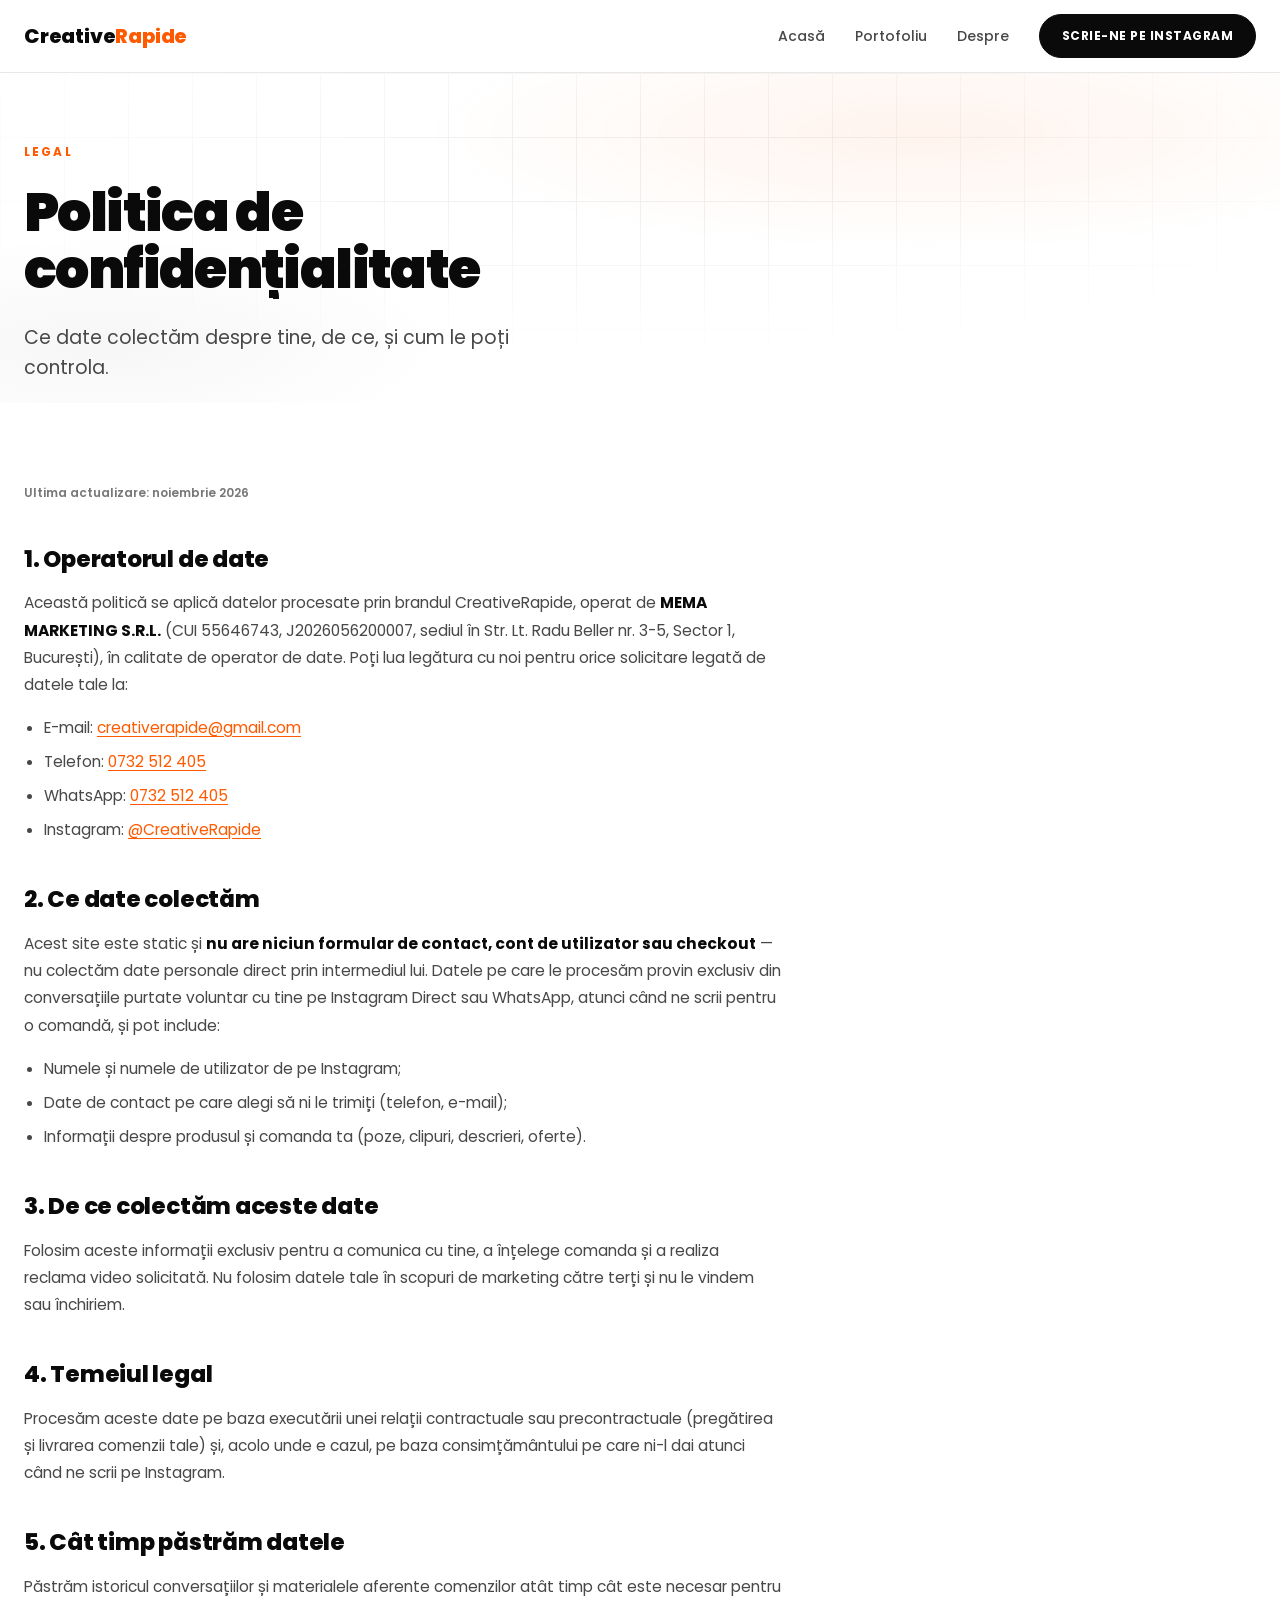
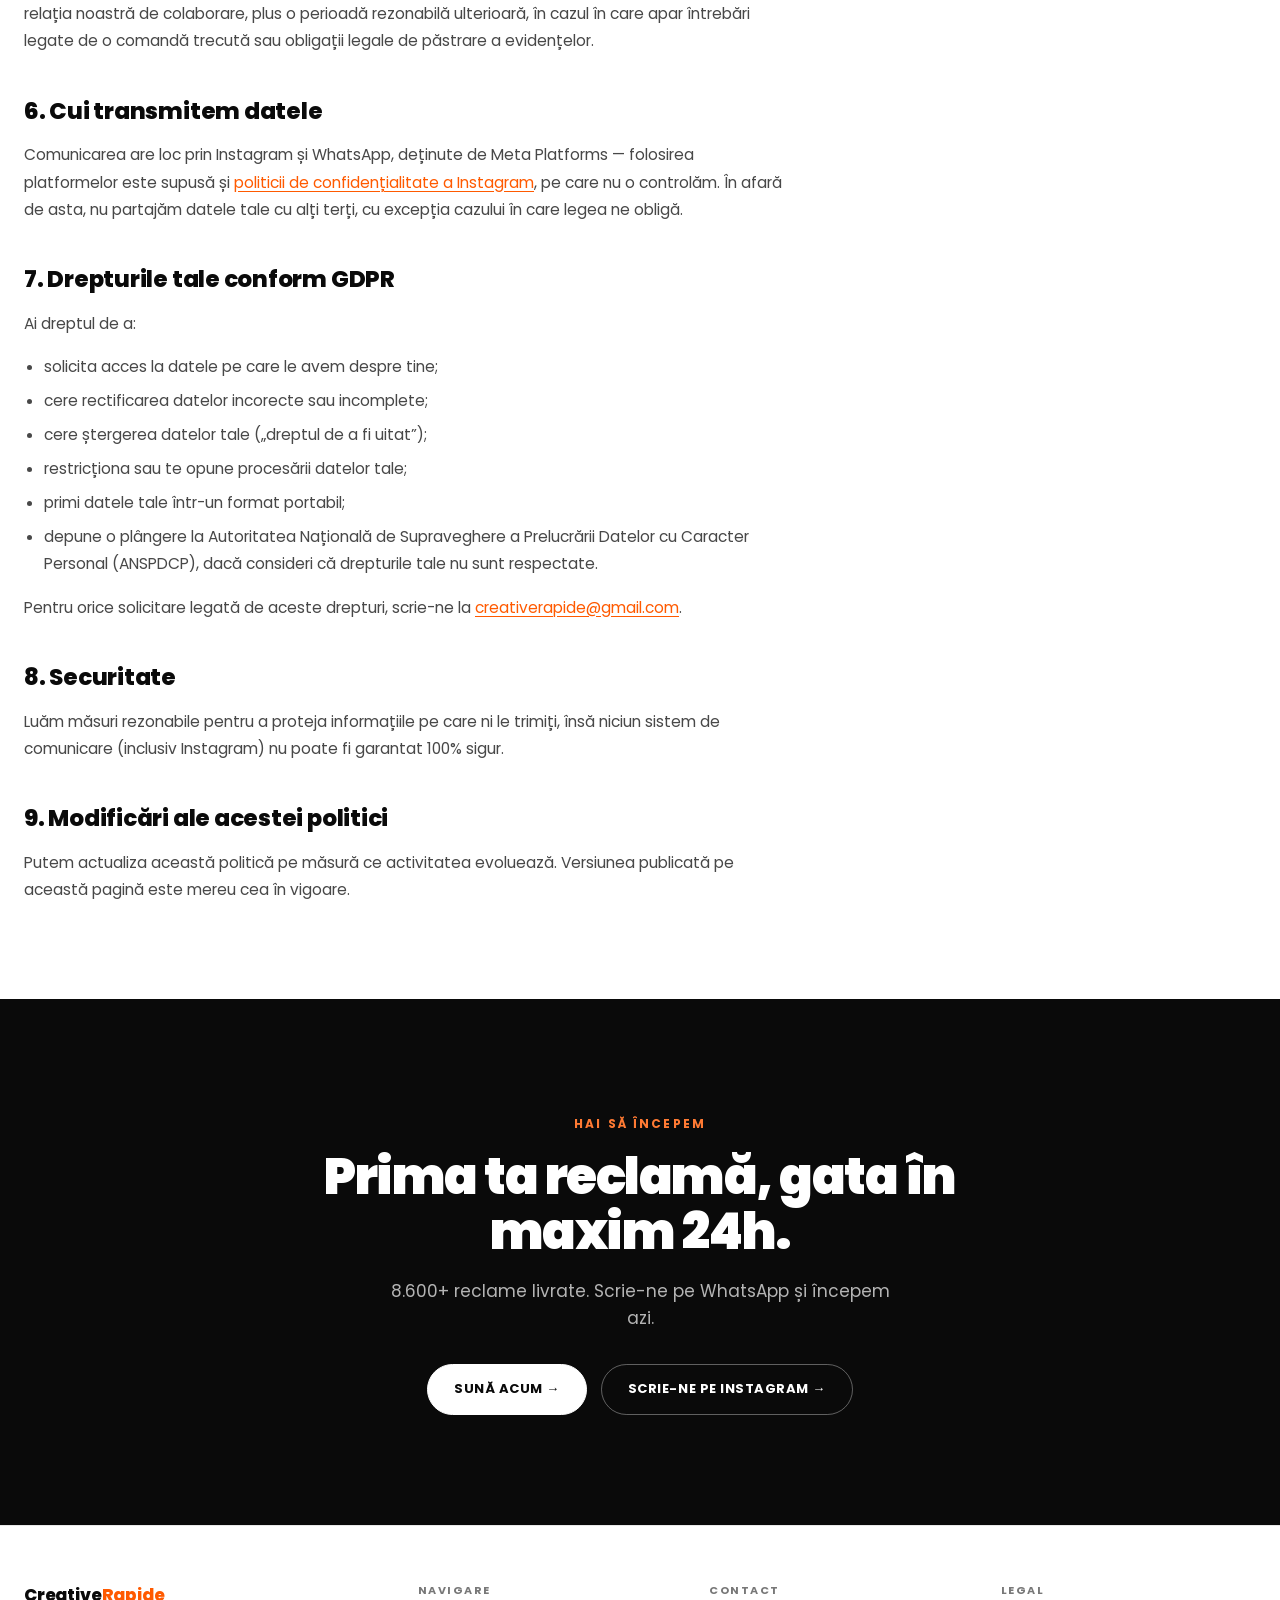
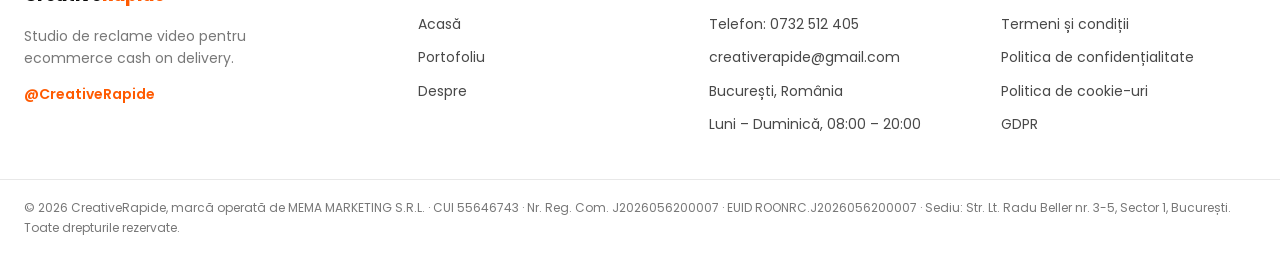
<file: confidentialitate.html>
<!doctype html>
<html lang="ro">
<head>
<meta charset="utf-8">
<meta name="viewport" content="width=device-width, initial-scale=1">
<meta name="color-scheme" content="light">
<title>Politica de confidențialitate — CreativeRapide</title>
<meta name="description" content="Ce date colectăm, de ce, și care sunt drepturile tale conform GDPR.">
<link rel="canonical" href="https://creativerapide.ro/confidentialitate">
<meta property="og:type" content="website">
<meta property="og:locale" content="ro_RO">
<meta property="og:site_name" content="CreativeRapide">
<meta property="og:url" content="https://creativerapide.ro/confidentialitate">
<meta property="og:title" content="Politica de confidențialitate — CreativeRapide">
<meta property="og:description" content="Ce date colectăm, de ce, și care sunt drepturile tale conform GDPR.">
<meta property="og:image" content="https://creativerapide.ro/og-image.png">
<meta property="og:image:width" content="1200">
<meta property="og:image:height" content="630">
<meta name="twitter:card" content="summary_large_image">
<meta name="twitter:title" content="Politica de confidențialitate — CreativeRapide">
<meta name="twitter:description" content="Ce date colectăm, de ce, și care sunt drepturile tale conform GDPR.">
<meta name="twitter:image" content="https://creativerapide.ro/og-image.png">
<link rel="icon" type="image/png" href="favicon.png">
<link rel="preconnect" href="https://fonts.googleapis.com">
<link rel="preconnect" href="https://fonts.gstatic.com" crossorigin>
<link href="https://fonts.googleapis.com/css2?family=Poppins:ital,wght@0,300;0,400;0,500;0,600;0,700;0,800;0,900;1,400&display=swap" rel="stylesheet">
<link rel="stylesheet" href="styles.css">
</head>
<body>

<div class="progress-bar"></div>

<header>
  <div class="wrap nav">
    <a class="brand" href="/home">Creative<b>Rapide</b></a>
    <input type="checkbox" id="nav-toggle" class="nav-toggle">
    <label for="nav-toggle" class="nav-burger" aria-label="Deschide meniul"><span></span><span></span><span></span></label>
    <nav class="nav-links">
      <a href="/home">Acasă</a>
      <a href="/portofoliu">Portofoliu</a>
      <a href="/despre">Despre</a>
      <a class="btn btn-dark" href="https://ig.me/m/CreativeRapide" target="_blank" rel="noopener">Scrie-ne pe Instagram</a>
    </nav>
  </div>
</header>

<!-- INTRO -->
<section class="page-hero">
  <div class="hero-grid-bg" aria-hidden="true"></div>
  <div class="hero-glow" aria-hidden="true"></div>
  <div class="wrap">
    <span class="eyebrow fade-in-up d1">Legal</span>
    <h1 class="split-h1">
      <span class="line"><span class="inner">Politica de</span></span>
      <span class="line"><span class="inner">confidențialitate</span></span>
    </h1>
    <p class="lede fade-in-up d2">Ce date colectăm despre tine, de ce, și cum le poți controla.</p>
  </div>
</section>

<section style="border-top:none">
  <div class="wrap">
    <div class="legal rv">
      <span class="updated">Ultima actualizare: noiembrie 2026</span>

      <h2>1. Operatorul de date</h2>
      <p>Această politică se aplică datelor procesate prin brandul CreativeRapide, operat de <strong>MEMA MARKETING S.R.L.</strong> (CUI 55646743, J2026056200007, sediul în Str. Lt. Radu Beller nr. 3-5, Sector 1, București), în calitate de operator de date. Poți lua legătura cu noi pentru orice solicitare legată de datele tale la:</p>
      <ul>
        <li>E-mail: <a href="mailto:creativerapide@gmail.com">creativerapide@gmail.com</a></li>
        <li>Telefon: <a href="tel:+40732512405">0732 512 405</a></li>
        <li>WhatsApp: <a href="https://wa.me/40732512405" target="_blank" rel="noopener">0732 512 405</a></li>
        <li>Instagram: <a href="https://instagram.com/CreativeRapide" target="_blank" rel="noopener">@CreativeRapide</a></li>
      </ul>

      <h2>2. Ce date colectăm</h2>
      <p>Acest site este static și <strong>nu are niciun formular de contact, cont de utilizator sau checkout</strong> — nu colectăm date personale direct prin intermediul lui. Datele pe care le procesăm provin exclusiv din conversațiile purtate voluntar cu tine pe Instagram Direct sau WhatsApp, atunci când ne scrii pentru o comandă, și pot include:</p>
      <ul>
        <li>Numele și numele de utilizator de pe Instagram;</li>
        <li>Date de contact pe care alegi să ni le trimiți (telefon, e-mail);</li>
        <li>Informații despre produsul și comanda ta (poze, clipuri, descrieri, oferte).</li>
      </ul>

      <h2>3. De ce colectăm aceste date</h2>
      <p>Folosim aceste informații exclusiv pentru a comunica cu tine, a înțelege comanda și a realiza reclama video solicitată. Nu folosim datele tale în scopuri de marketing către terți și nu le vindem sau închiriem.</p>

      <h2>4. Temeiul legal</h2>
      <p>Procesăm aceste date pe baza executării unei relații contractuale sau precontractuale (pregătirea și livrarea comenzii tale) și, acolo unde e cazul, pe baza consimțământului pe care ni-l dai atunci când ne scrii pe Instagram.</p>

      <h2>5. Cât timp păstrăm datele</h2>
      <p>Păstrăm istoricul conversațiilor și materialele aferente comenzilor atât timp cât este necesar pentru relația noastră de colaborare, plus o perioadă rezonabilă ulterioară, în cazul în care apar întrebări legate de o comandă trecută sau obligații legale de păstrare a evidențelor.</p>

      <h2>6. Cui transmitem datele</h2>
      <p>Comunicarea are loc prin Instagram și WhatsApp, deținute de Meta Platforms — folosirea platformelor este supusă și <a href="https://help.instagram.com/519522125107875" target="_blank" rel="noopener">politicii de confidențialitate a Instagram</a>, pe care nu o controlăm. În afară de asta, nu partajăm datele tale cu alți terți, cu excepția cazului în care legea ne obligă.</p>

      <h2>7. Drepturile tale conform GDPR</h2>
      <p>Ai dreptul de a:</p>
      <ul>
        <li>solicita acces la datele pe care le avem despre tine;</li>
        <li>cere rectificarea datelor incorecte sau incomplete;</li>
        <li>cere ștergerea datelor tale („dreptul de a fi uitat”);</li>
        <li>restricționa sau te opune procesării datelor tale;</li>
        <li>primi datele tale într-un format portabil;</li>
        <li>depune o plângere la Autoritatea Națională de Supraveghere a Prelucrării Datelor cu Caracter Personal (ANSPDCP), dacă consideri că drepturile tale nu sunt respectate.</li>
      </ul>
      <p>Pentru orice solicitare legată de aceste drepturi, scrie-ne la <a href="mailto:creativerapide@gmail.com">creativerapide@gmail.com</a>.</p>

      <h2>8. Securitate</h2>
      <p>Luăm măsuri rezonabile pentru a proteja informațiile pe care ni le trimiți, însă niciun sistem de comunicare (inclusiv Instagram) nu poate fi garantat 100% sigur.</p>

      <h2>9. Modificări ale acestei politici</h2>
      <p>Putem actualiza această politică pe măsură ce activitatea evoluează. Versiunea publicată pe această pagină este mereu cea în vigoare.</p>
    </div>
  </div>
</section>

<!-- FINAL CTA -->
<section class="final">
  <div class="wrap rv">
    <span class="eyebrow">Hai să începem</span>
    <h2>Prima ta reclamă, gata în maxim 24h.</h2>
    <p>8.600+ reclame livrate. Scrie-ne pe WhatsApp și începem azi.</p>
    <div class="hero-cta">
      <a class="btn btn-dark" href="tel:+40732512405">Sună acum →</a>
      <a class="btn btn-ghost" href="https://ig.me/m/CreativeRapide" target="_blank" rel="noopener">Scrie-ne pe Instagram →</a>
    </div>
  </div>
</section>

<footer>
  <div class="wrap footer-grid">
    <div class="footer-col footer-brand">
      <span class="brand">Creative<b style="color:var(--accent)">Rapide</b></span>
      <p>Studio de reclame video pentru ecommerce cash on delivery.</p>
      <a class="footer-ig" href="https://instagram.com/CreativeRapide" target="_blank" rel="noopener">@CreativeRapide</a>
    </div>
    <div class="footer-col">
      <span class="footer-h">Navigare</span>
      <a href="/home">Acasă</a>
      <a href="/portofoliu">Portofoliu</a>
      <a href="/despre">Despre</a>
    </div>
    <div class="footer-col">
      <span class="footer-h">Contact</span>
      <a href="tel:+40732512405">Telefon: 0732 512 405</a>
      <a href="mailto:creativerapide@gmail.com">creativerapide@gmail.com</a>
      <span class="footer-text">București, România</span>
      <span class="footer-text">Luni – Duminică, 08:00 – 20:00</span>
    </div>
    <div class="footer-col">
      <span class="footer-h">Legal</span>
      <a href="/termeni">Termeni și condiții</a>
      <a href="/confidentialitate">Politica de confidențialitate</a>
      <a href="/cookie-uri">Politica de cookie-uri</a>
      <a href="/gdpr">GDPR</a>
    </div>
  </div>
  <div class="foot-bottom">© 2026 CreativeRapide, marcă operată de MEMA MARKETING S.R.L. · CUI 55646743 · Nr. Reg. Com. J2026056200007 · EUID ROONRC.J2026056200007 · Sediu: Str. Lt. Radu Beller nr. 3-5, Sector 1, București. Toate drepturile rezervate.</div>
</footer>

<script src="nav.js"></script>
<script src="interactions.js"></script>
</body>
</html>
</file>
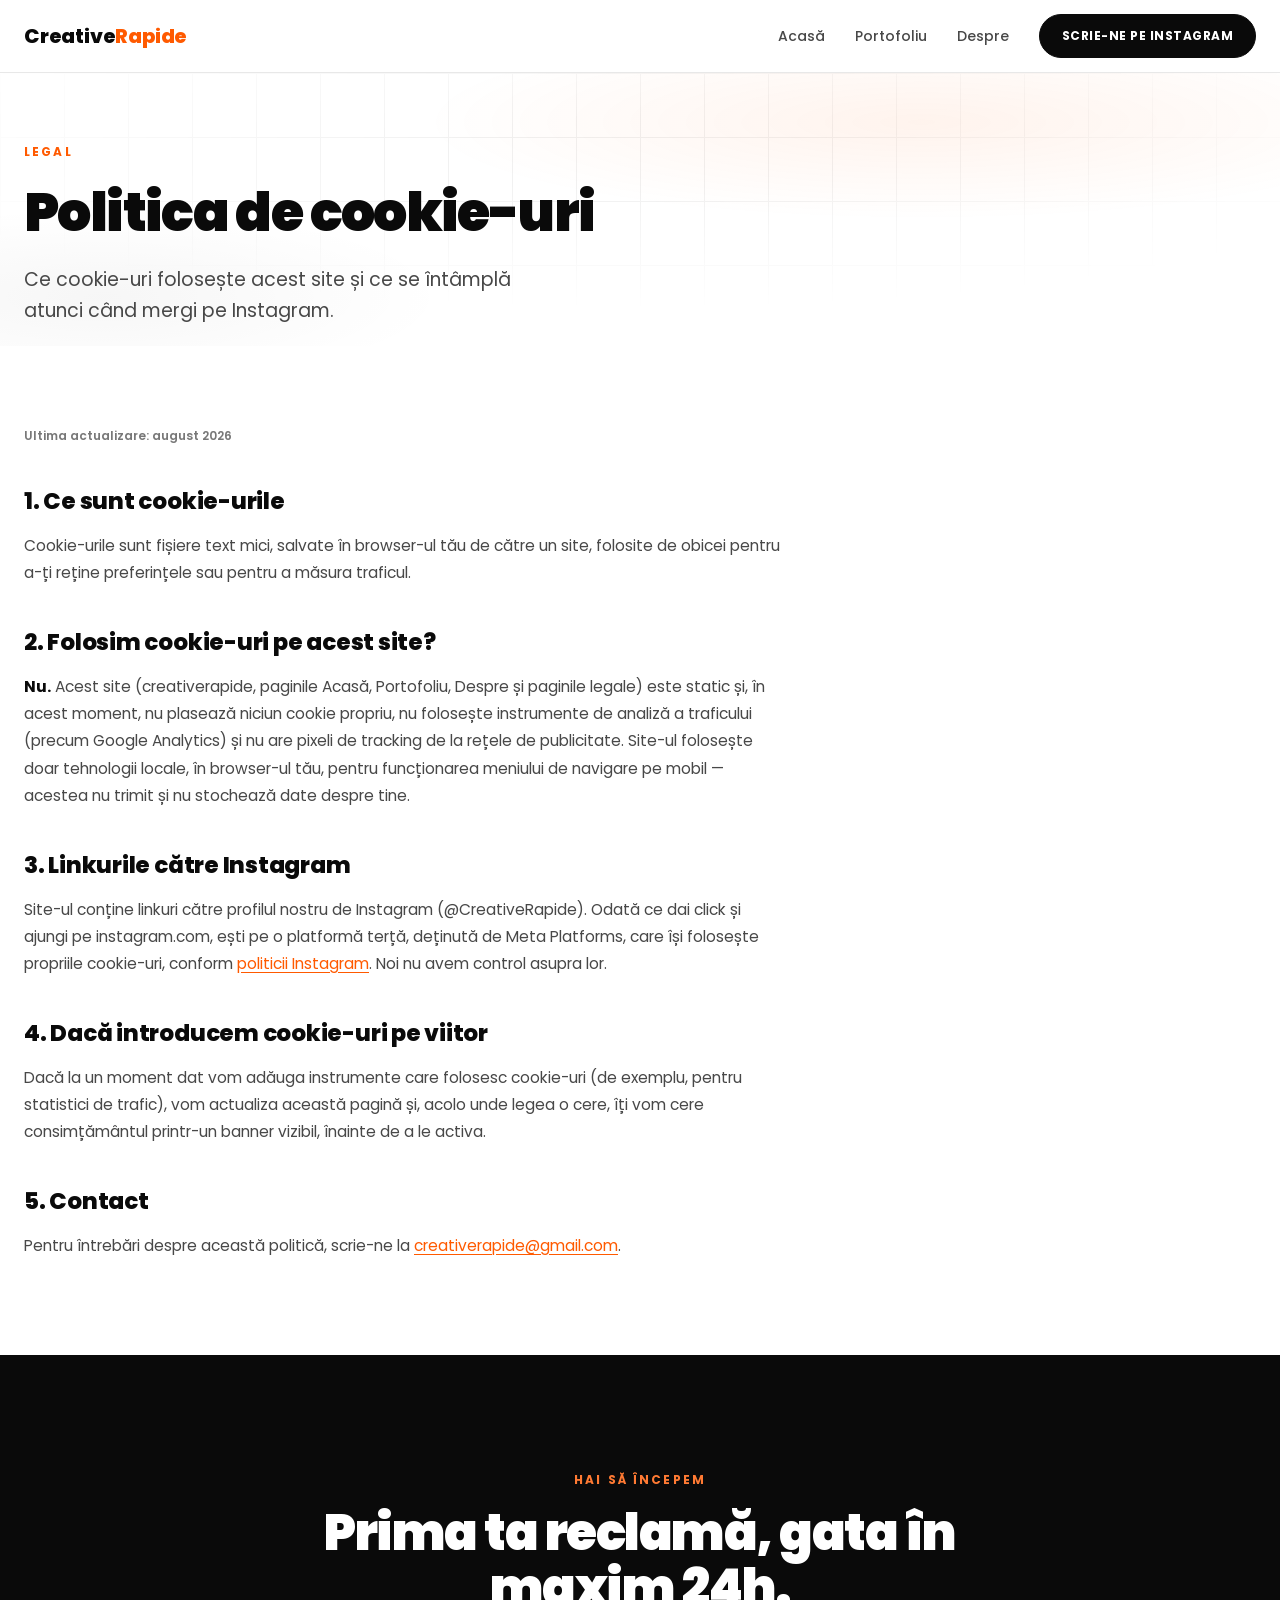
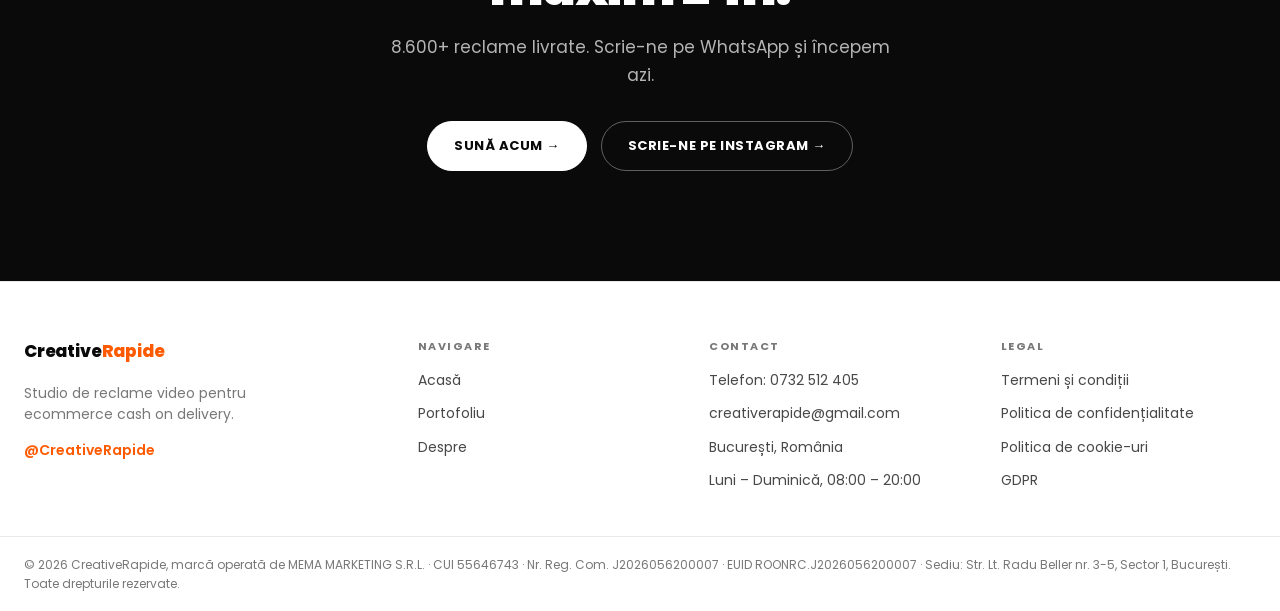
<file: cookie-uri.html>
<!doctype html>
<html lang="ro">
<head>
<meta charset="utf-8">
<meta name="viewport" content="width=device-width, initial-scale=1">
<meta name="color-scheme" content="light">
<title>Politica de cookie-uri — CreativeRapide</title>
<meta name="description" content="Ce cookie-uri folosește site-ul CreativeRapide (spoiler: momentan, niciunul).">
<link rel="canonical" href="https://creativerapide.ro/cookie-uri">
<meta property="og:type" content="website">
<meta property="og:locale" content="ro_RO">
<meta property="og:site_name" content="CreativeRapide">
<meta property="og:url" content="https://creativerapide.ro/cookie-uri">
<meta property="og:title" content="Politica de cookie-uri — CreativeRapide">
<meta property="og:description" content="Ce cookie-uri folosește site-ul CreativeRapide (spoiler: momentan, niciunul).">
<meta property="og:image" content="https://creativerapide.ro/og-image.png">
<meta property="og:image:width" content="1200">
<meta property="og:image:height" content="630">
<meta name="twitter:card" content="summary_large_image">
<meta name="twitter:title" content="Politica de cookie-uri — CreativeRapide">
<meta name="twitter:description" content="Ce cookie-uri folosește site-ul CreativeRapide (spoiler: momentan, niciunul).">
<meta name="twitter:image" content="https://creativerapide.ro/og-image.png">
<link rel="icon" type="image/png" href="favicon.png">
<link rel="preconnect" href="https://fonts.googleapis.com">
<link rel="preconnect" href="https://fonts.gstatic.com" crossorigin>
<link href="https://fonts.googleapis.com/css2?family=Poppins:ital,wght@0,300;0,400;0,500;0,600;0,700;0,800;0,900;1,400&display=swap" rel="stylesheet">
<link rel="stylesheet" href="styles.css">
</head>
<body>

<div class="progress-bar"></div>

<header>
  <div class="wrap nav">
    <a class="brand" href="/home">Creative<b>Rapide</b></a>
    <input type="checkbox" id="nav-toggle" class="nav-toggle">
    <label for="nav-toggle" class="nav-burger" aria-label="Deschide meniul"><span></span><span></span><span></span></label>
    <nav class="nav-links">
      <a href="/home">Acasă</a>
      <a href="/portofoliu">Portofoliu</a>
      <a href="/despre">Despre</a>
      <a class="btn btn-dark" href="https://ig.me/m/CreativeRapide" target="_blank" rel="noopener">Scrie-ne pe Instagram</a>
    </nav>
  </div>
</header>

<!-- INTRO -->
<section class="page-hero">
  <div class="hero-grid-bg" aria-hidden="true"></div>
  <div class="hero-glow" aria-hidden="true"></div>
  <div class="wrap">
    <span class="eyebrow fade-in-up d1">Legal</span>
    <h1 class="split-h1">
      <span class="line"><span class="inner">Politica de cookie-uri</span></span>
    </h1>
    <p class="lede fade-in-up d2">Ce cookie-uri folosește acest site și ce se întâmplă atunci când mergi pe Instagram.</p>
  </div>
</section>

<section style="border-top:none">
  <div class="wrap">
    <div class="legal rv">
      <span class="updated">Ultima actualizare: august 2026</span>

      <h2>1. Ce sunt cookie-urile</h2>
      <p>Cookie-urile sunt fișiere text mici, salvate în browser-ul tău de către un site, folosite de obicei pentru a-ți reține preferințele sau pentru a măsura traficul.</p>

      <h2>2. Folosim cookie-uri pe acest site?</h2>
      <p><strong>Nu.</strong> Acest site (creativerapide, paginile Acasă, Portofoliu, Despre și paginile legale) este static și, în acest moment, nu plasează niciun cookie propriu, nu folosește instrumente de analiză a traficului (precum Google Analytics) și nu are pixeli de tracking de la rețele de publicitate. Site-ul folosește doar tehnologii locale, în browser-ul tău, pentru funcționarea meniului de navigare pe mobil — acestea nu trimit și nu stochează date despre tine.</p>

      <h2>3. Linkurile către Instagram</h2>
      <p>Site-ul conține linkuri către profilul nostru de Instagram (@CreativeRapide). Odată ce dai click și ajungi pe instagram.com, ești pe o platformă terță, deținută de Meta Platforms, care își folosește propriile cookie-uri, conform <a href="https://help.instagram.com/519522125107875" target="_blank" rel="noopener">politicii Instagram</a>. Noi nu avem control asupra lor.</p>

      <h2>4. Dacă introducem cookie-uri pe viitor</h2>
      <p>Dacă la un moment dat vom adăuga instrumente care folosesc cookie-uri (de exemplu, pentru statistici de trafic), vom actualiza această pagină și, acolo unde legea o cere, îți vom cere consimțământul printr-un banner vizibil, înainte de a le activa.</p>

      <h2>5. Contact</h2>
      <p>Pentru întrebări despre această politică, scrie-ne la <a href="mailto:creativerapide@gmail.com">creativerapide@gmail.com</a>.</p>
    </div>
  </div>
</section>

<!-- FINAL CTA -->
<section class="final">
  <div class="wrap rv">
    <span class="eyebrow">Hai să începem</span>
    <h2>Prima ta reclamă, gata în maxim 24h.</h2>
    <p>8.600+ reclame livrate. Scrie-ne pe WhatsApp și începem azi.</p>
    <div class="hero-cta">
      <a class="btn btn-dark" href="tel:+40732512405">Sună acum →</a>
      <a class="btn btn-ghost" href="https://ig.me/m/CreativeRapide" target="_blank" rel="noopener">Scrie-ne pe Instagram →</a>
    </div>
  </div>
</section>

<footer>
  <div class="wrap footer-grid">
    <div class="footer-col footer-brand">
      <span class="brand">Creative<b style="color:var(--accent)">Rapide</b></span>
      <p>Studio de reclame video pentru ecommerce cash on delivery.</p>
      <a class="footer-ig" href="https://instagram.com/CreativeRapide" target="_blank" rel="noopener">@CreativeRapide</a>
    </div>
    <div class="footer-col">
      <span class="footer-h">Navigare</span>
      <a href="/home">Acasă</a>
      <a href="/portofoliu">Portofoliu</a>
      <a href="/despre">Despre</a>
    </div>
    <div class="footer-col">
      <span class="footer-h">Contact</span>
      <a href="tel:+40732512405">Telefon: 0732 512 405</a>
      <a href="mailto:creativerapide@gmail.com">creativerapide@gmail.com</a>
      <span class="footer-text">București, România</span>
      <span class="footer-text">Luni – Duminică, 08:00 – 20:00</span>
    </div>
    <div class="footer-col">
      <span class="footer-h">Legal</span>
      <a href="/termeni">Termeni și condiții</a>
      <a href="/confidentialitate">Politica de confidențialitate</a>
      <a href="/cookie-uri">Politica de cookie-uri</a>
      <a href="/gdpr">GDPR</a>
    </div>
  </div>
  <div class="foot-bottom">© 2026 CreativeRapide, marcă operată de MEMA MARKETING S.R.L. · CUI 55646743 · Nr. Reg. Com. J2026056200007 · EUID ROONRC.J2026056200007 · Sediu: Str. Lt. Radu Beller nr. 3-5, Sector 1, București. Toate drepturile rezervate.</div>
</footer>

<script src="nav.js"></script>
<script src="interactions.js"></script>
</body>
</html>
</file>
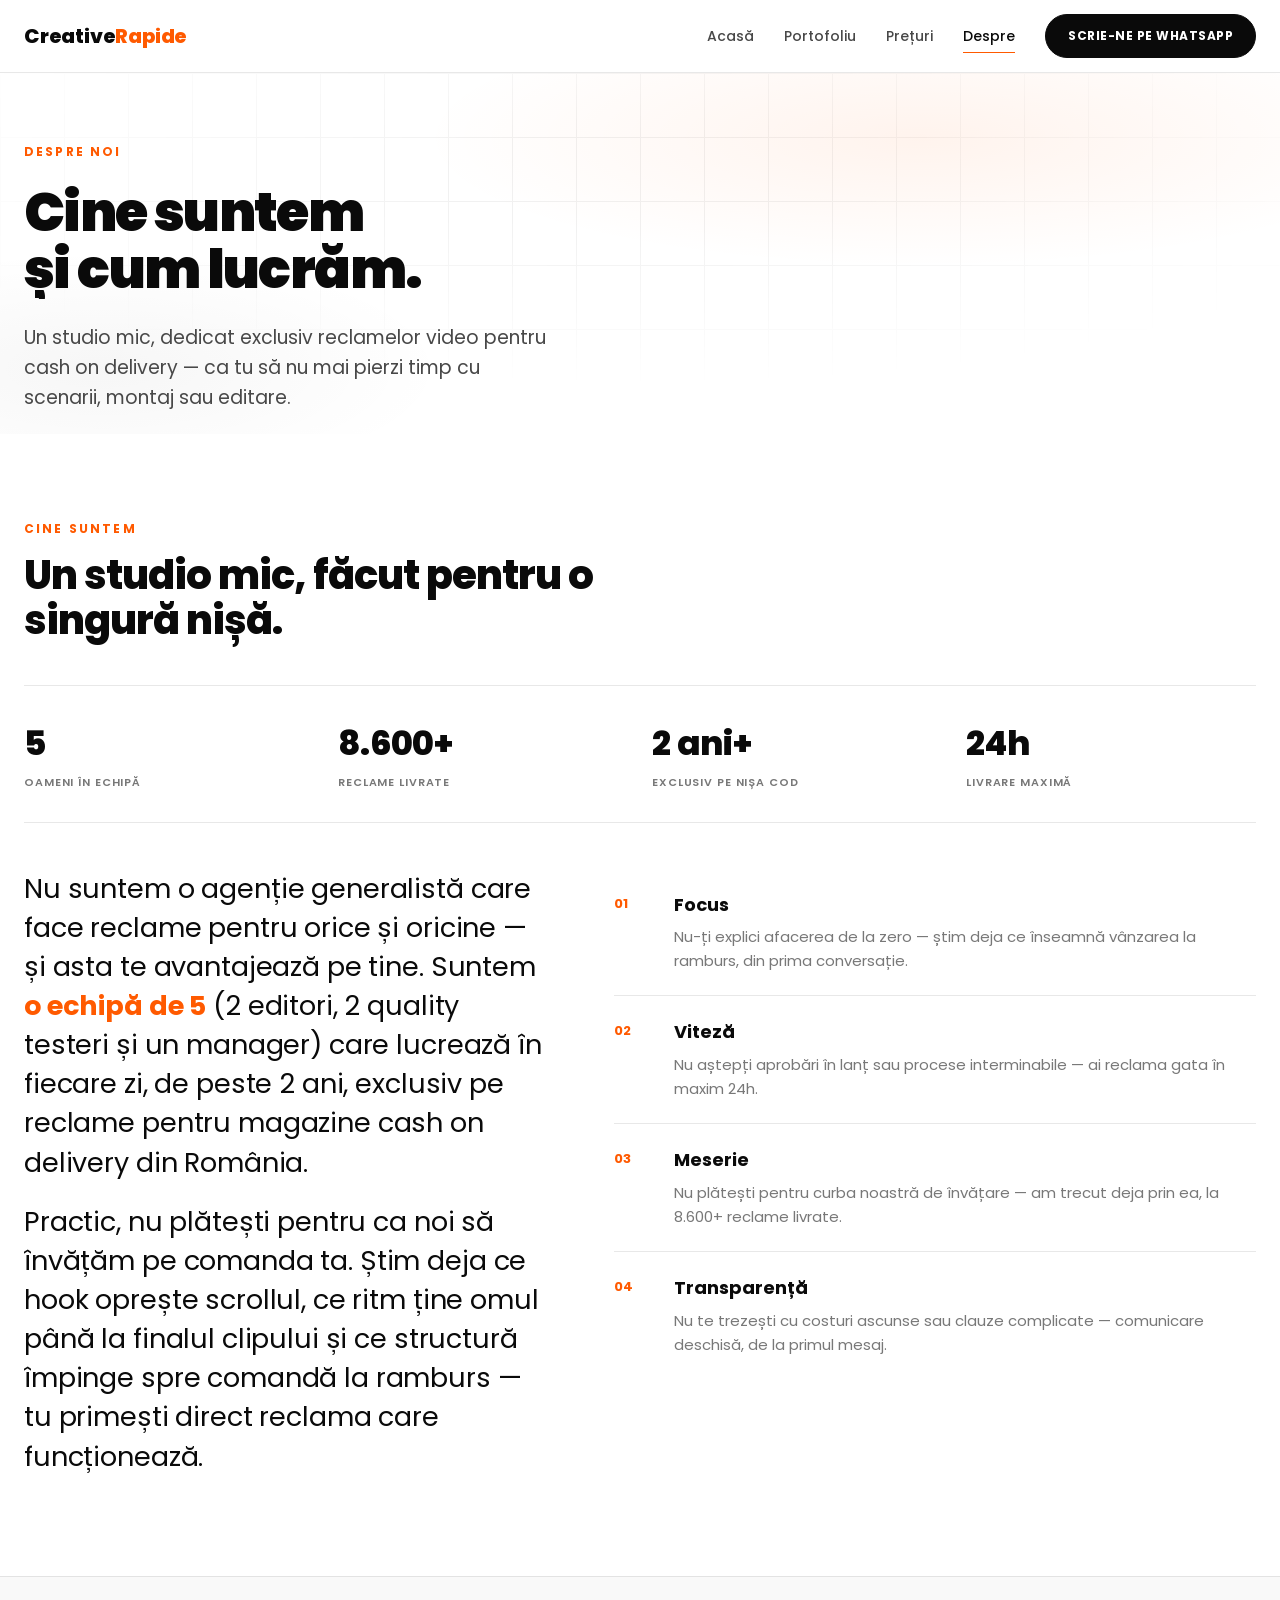
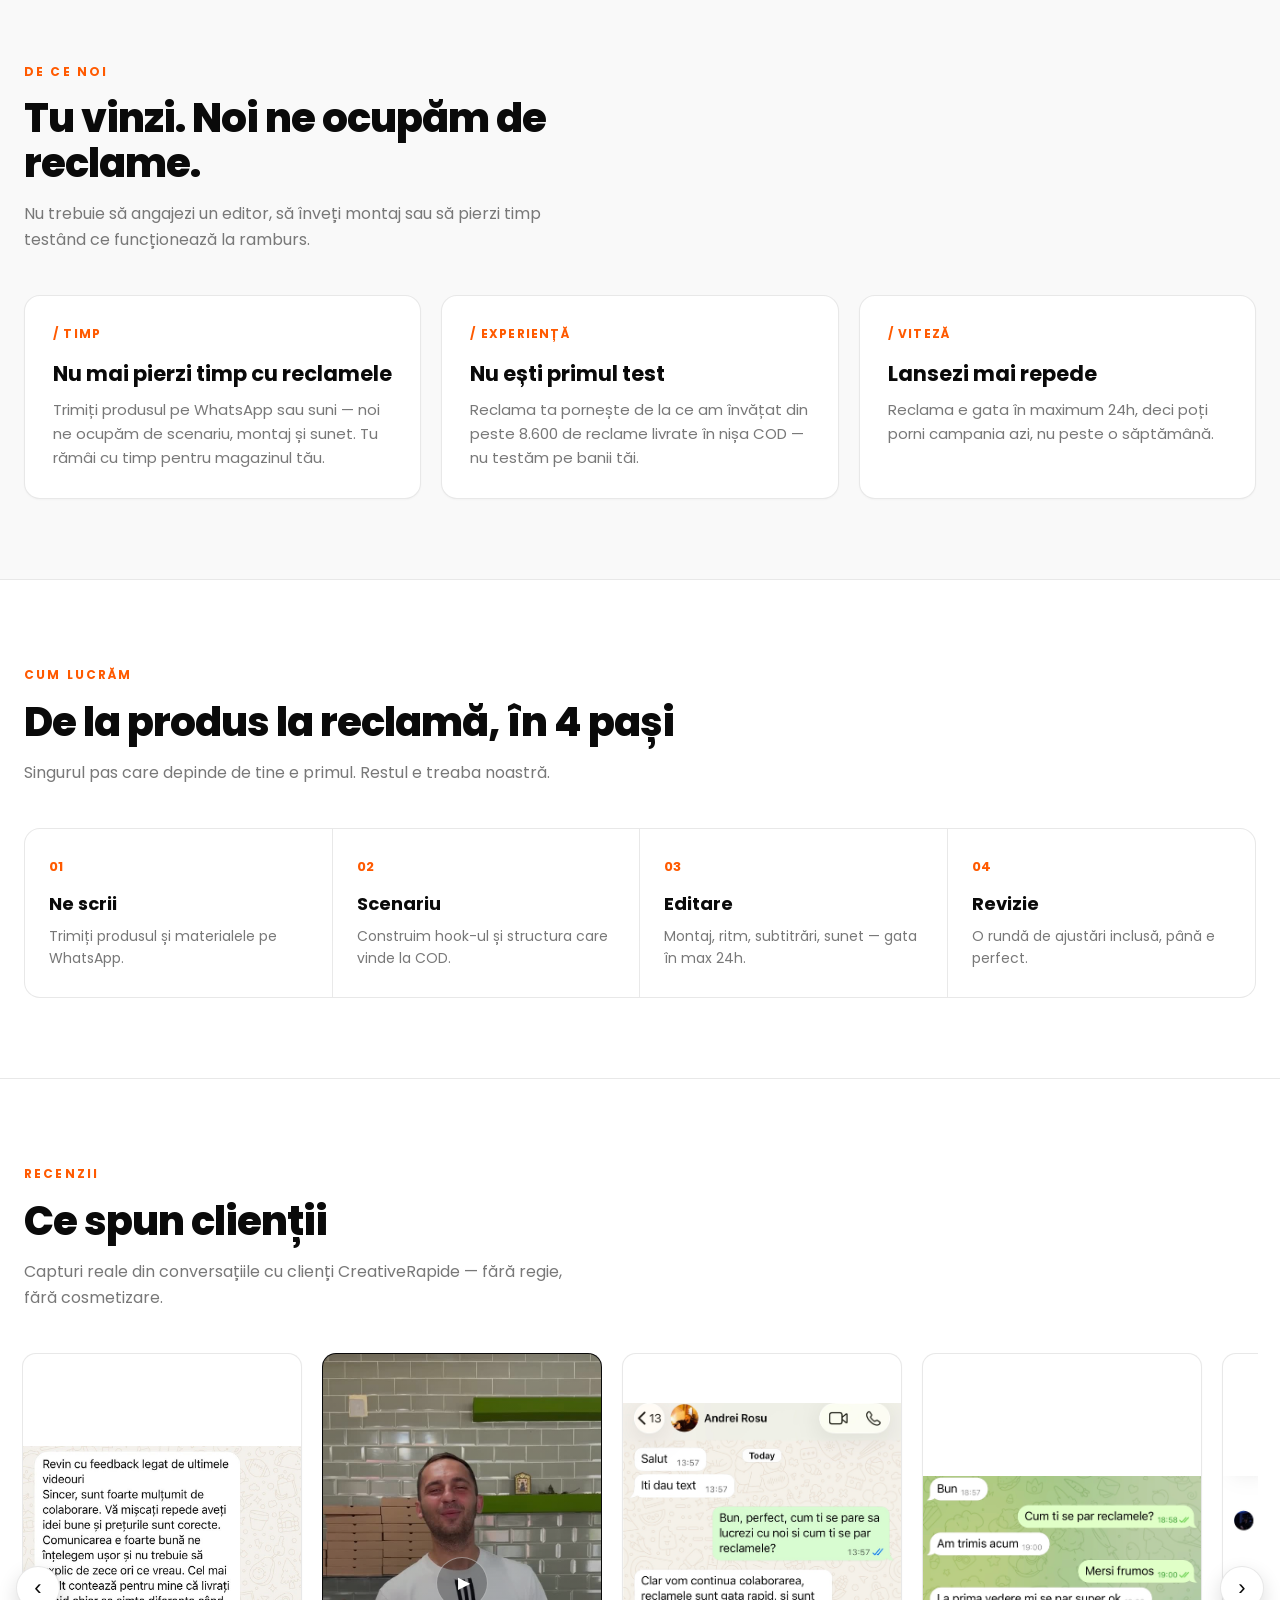
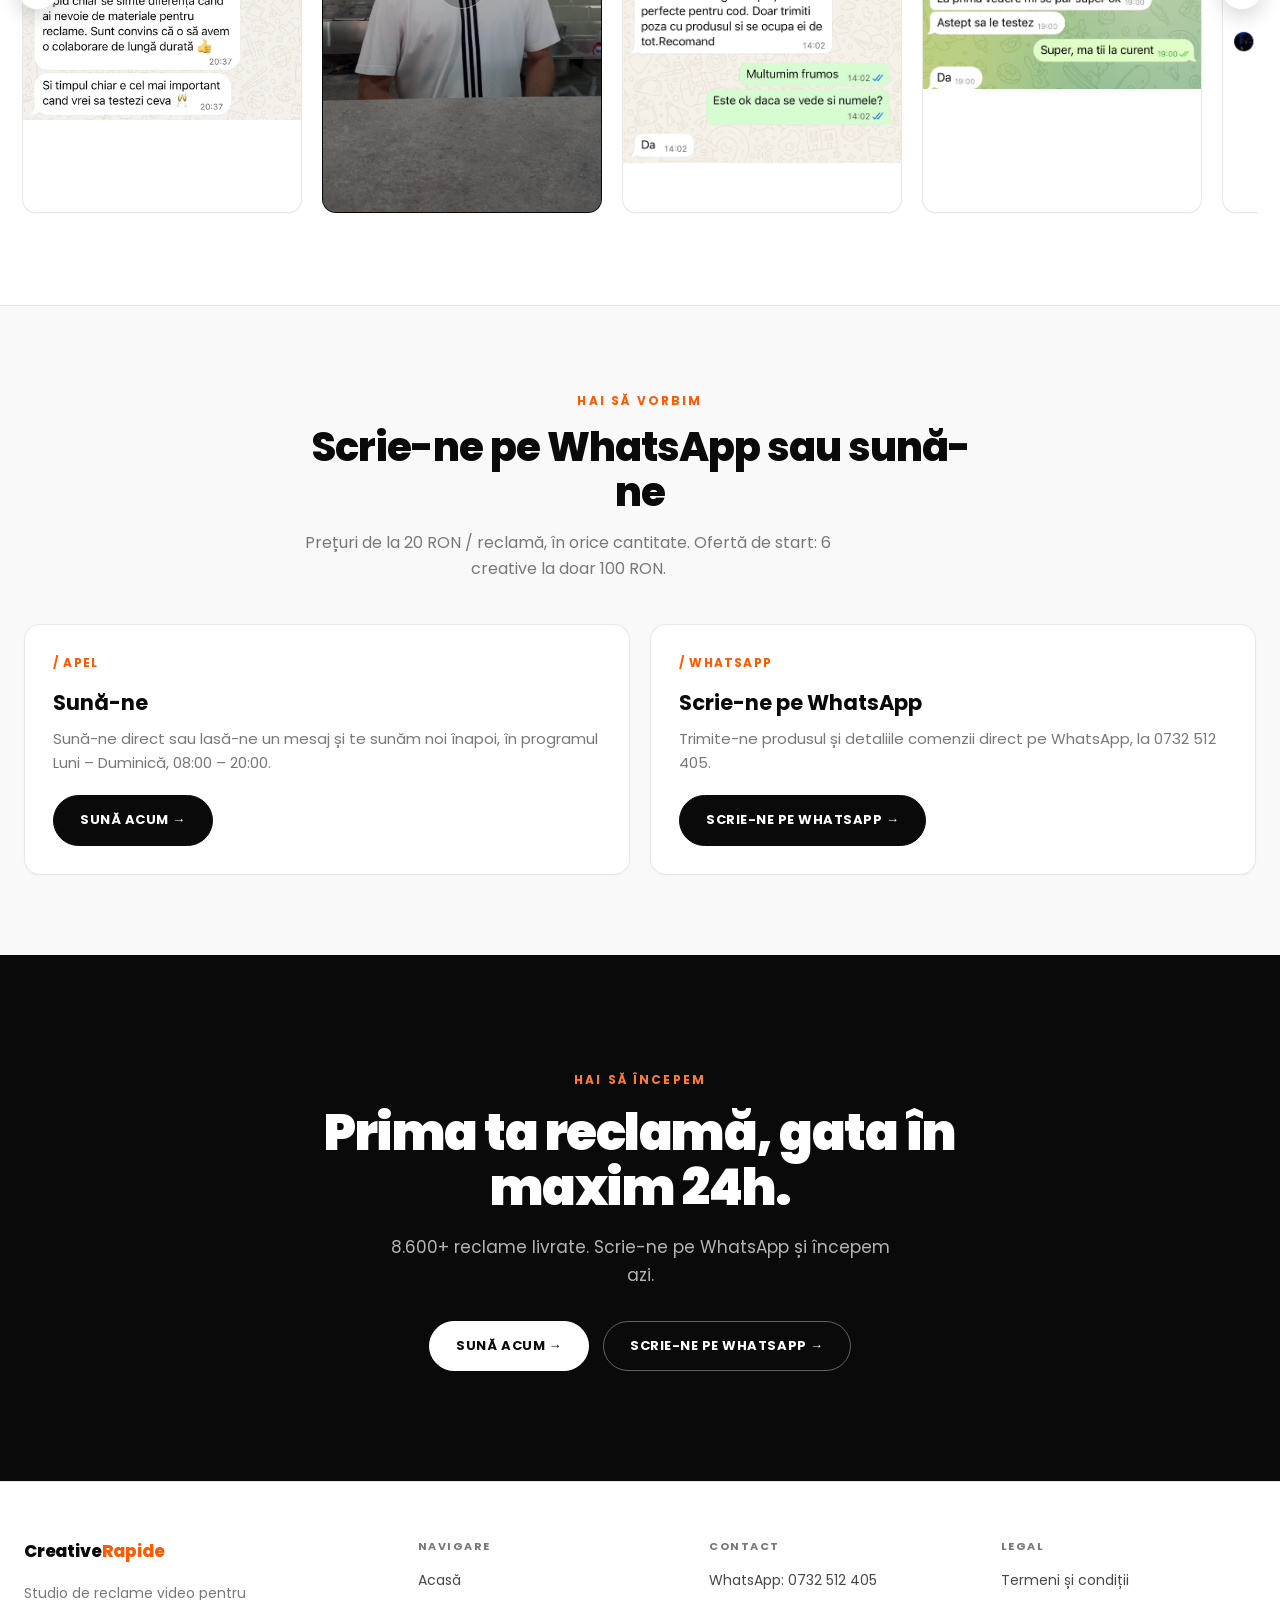
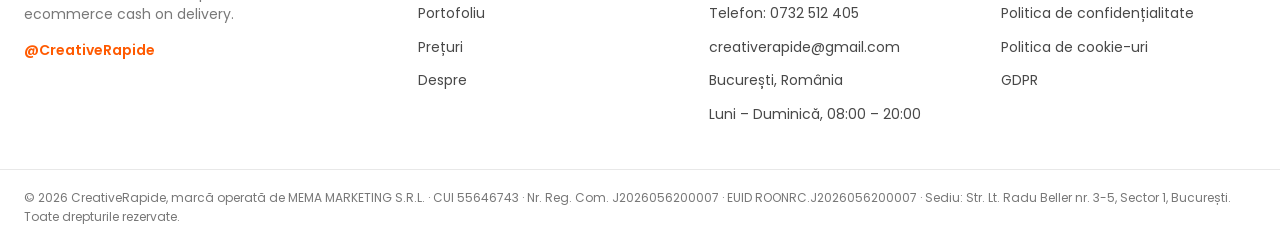
<file: despre.html>
<!doctype html>
<html lang="ro">
<head>
<meta charset="utf-8">
<meta name="viewport" content="width=device-width, initial-scale=1">
<meta name="color-scheme" content="light">
<title>Despre noi — CreativeRapide</title>
<meta name="description" content="Cine suntem, de ce lucrezi cu CreativeRapide și cum ne contactezi rapid — scrie-ne pe WhatsApp sau sună-ne.">
<link rel="canonical" href="https://creativerapide.ro/despre">
<meta property="og:type" content="website">
<meta property="og:locale" content="ro_RO">
<meta property="og:site_name" content="CreativeRapide">
<meta property="og:url" content="https://creativerapide.ro/despre">
<meta property="og:title" content="Despre noi — CreativeRapide">
<meta property="og:description" content="Cine suntem, de ce lucrezi cu CreativeRapide și cum ne contactezi rapid — scrie-ne pe WhatsApp sau sună-ne.">
<meta property="og:image" content="https://creativerapide.ro/og-image.png">
<meta property="og:image:width" content="1200">
<meta property="og:image:height" content="630">
<meta name="twitter:card" content="summary_large_image">
<meta name="twitter:title" content="Despre noi — CreativeRapide">
<meta name="twitter:description" content="Cine suntem, de ce lucrezi cu CreativeRapide și cum ne contactezi rapid — scrie-ne pe WhatsApp sau sună-ne.">
<meta name="twitter:image" content="https://creativerapide.ro/og-image.png">
<link rel="icon" type="image/png" href="favicon.png">
<link rel="preconnect" href="https://fonts.googleapis.com">
<link rel="preconnect" href="https://fonts.gstatic.com" crossorigin>
<link href="https://fonts.googleapis.com/css2?family=Poppins:ital,wght@0,300;0,400;0,500;0,600;0,700;0,800;0,900;1,400&display=swap" rel="stylesheet">
<link rel="stylesheet" href="styles.css">
</head>
<body>

<div class="progress-bar"></div>

<header>
  <div class="wrap nav">
    <a class="brand" href="/home">Creative<b>Rapide</b></a>
    <input type="checkbox" id="nav-toggle" class="nav-toggle">
    <label for="nav-toggle" class="nav-burger" aria-label="Deschide meniul"><span></span><span></span><span></span></label>
    <nav class="nav-links">
      <a href="/home">Acasă</a>
      <a href="/portofoliu">Portofoliu</a>
      <a href="/home#preturi">Prețuri</a>
      <a class="active" href="/despre">Despre</a>
      <a class="btn btn-dark" href="https://wa.me/40732512405?text=Salut!%20Vreau%20reclame%20video%20pentru%20magazinul%20meu." target="_blank" rel="noopener">Scrie-ne pe WhatsApp</a>
    </nav>
  </div>
</header>

<!-- INTRO -->
<section class="page-hero">
  <div class="hero-grid-bg" aria-hidden="true"></div>
  <div class="hero-glow" aria-hidden="true"></div>
  <div class="wrap">
    <span class="eyebrow fade-in-up d1">Despre noi</span>
    <h1 class="split-h1">
      <span class="line"><span class="inner">Cine suntem</span></span>
      <span class="line"><span class="inner">și cum lucrăm.</span></span>
    </h1>
    <p class="lede fade-in-up d2">Un studio mic, dedicat exclusiv reclamelor video pentru cash on delivery — ca tu să nu mai pierzi timp cu scenarii, montaj sau editare.</p>
  </div>
</section>

<!-- CINE SUNTEM -->
<section id="cine-suntem" style="border-top:none">
  <div class="wrap">
    <div class="sec-head rv">
      <span class="eyebrow">Cine suntem</span>
      <h2>Un studio mic, făcut pentru o singură nișă.</h2>
    </div>
    <div class="stats-row reveal-group">
      <div><b data-count="5">0</b><span>oameni în echipă</span></div>
      <div><b data-count="8600" data-suffix="+">0</b><span>reclame livrate</span></div>
      <div><b data-count="2" data-suffix=" ani+">0</b><span>exclusiv pe nișa COD</span></div>
      <div><b data-count="24" data-suffix="h">0</b><span>livrare maximă</span></div>
    </div>
    <div class="manifesto">
      <div class="manifesto-copy rv">
        <p>Nu suntem o agenție generalistă care face reclame pentru orice și oricine — și asta te avantajează pe tine. Suntem <b>o echipă de 5</b> (2 editori, 2 quality testeri și un manager) care lucrează în fiecare zi, de peste 2 ani, exclusiv pe reclame pentru magazine cash on delivery din România.</p>
        <p>Practic, nu plătești pentru ca noi să învățăm pe comanda ta. Știm deja ce hook oprește scrollul, ce ritm ține omul până la finalul clipului și ce structură împinge spre comandă la ramburs — tu primești direct reclama care funcționează.</p>
      </div>
      <div class="principles reveal-group">
        <div class="principle">
          <div class="n">01</div>
          <div><h3>Focus</h3><p>Nu-ți explici afacerea de la zero — știm deja ce înseamnă vânzarea la ramburs, din prima conversație.</p></div>
        </div>
        <div class="principle">
          <div class="n">02</div>
          <div><h3>Viteză</h3><p>Nu aștepți aprobări în lanț sau procese interminabile — ai reclama gata în maxim 24h.</p></div>
        </div>
        <div class="principle">
          <div class="n">03</div>
          <div><h3>Meserie</h3><p>Nu plătești pentru curba noastră de învățare — am trecut deja prin ea, la 8.600+ reclame livrate.</p></div>
        </div>
        <div class="principle">
          <div class="n">04</div>
          <div><h3>Transparență</h3><p>Nu te trezești cu costuri ascunse sau clauze complicate — comunicare deschisă, de la primul mesaj.</p></div>
        </div>
      </div>
    </div>
  </div>
</section>

<!-- DE CE NOI -->
<section id="why" class="soft">
  <div class="wrap">
    <div class="sec-head rv">
      <span class="eyebrow">De ce noi</span>
      <h2>Tu vinzi. Noi ne ocupăm de reclame.</h2>
      <p>Nu trebuie să angajezi un editor, să înveți montaj sau să pierzi timp testând ce funcționează la ramburs.</p>
    </div>
    <div class="why reveal-group">
      <div class="item">
        <div class="ico">/ timp</div>
        <h3>Nu mai pierzi timp cu reclamele</h3>
        <p>Trimiți produsul pe WhatsApp sau suni — noi ne ocupăm de scenariu, montaj și sunet. Tu rămâi cu timp pentru magazinul tău.</p>
      </div>
      <div class="item">
        <div class="ico">/ experiență</div>
        <h3>Nu ești primul test</h3>
        <p>Reclama ta pornește de la ce am învățat din peste 8.600 de reclame livrate în nișa COD — nu testăm pe banii tăi.</p>
      </div>
      <div class="item">
        <div class="ico">/ viteză</div>
        <h3>Lansezi mai repede</h3>
        <p>Reclama e gata în maximum 24h, deci poți porni campania azi, nu peste o săptămână.</p>
      </div>
    </div>
  </div>
</section>

<!-- PROCES -->
<section id="proces">
  <div class="wrap">
    <div class="sec-head rv">
      <span class="eyebrow">Cum lucrăm</span>
      <h2>De la produs la reclamă, în 4 pași</h2>
      <p>Singurul pas care depinde de tine e primul. Restul e treaba noastră.</p>
    </div>
    <div class="steps reveal-group">
      <div class="step"><div class="n">01</div><h3>Ne scrii</h3><p>Trimiți produsul și materialele pe WhatsApp.</p></div>
      <div class="step"><div class="n">02</div><h3>Scenariu</h3><p>Construim hook-ul și structura care vinde la COD.</p></div>
      <div class="step"><div class="n">03</div><h3>Editare</h3><p>Montaj, ritm, subtitrări, sunet — gata în max 24h.</p></div>
      <div class="step"><div class="n">04</div><h3>Revizie</h3><p>O rundă de ajustări inclusă, până e perfect.</p></div>
    </div>
  </div>
</section>

<!-- RECENZII -->
<section id="recenzii">
  <div class="wrap">
    <div class="sec-head rv">
      <span class="eyebrow">Recenzii</span>
      <h2>Ce spun clienții</h2>
      <p>Capturi reale din conversațiile cu clienți CreativeRapide — fără regie, fără cosmetizare.</p>
    </div>
    <div class="reviews-carousel rv">
      <div class="reviews-track" id="reviews-track">
        <div class="review-slide"><div class="review-shot"><img src="recenzii/image00005.jpeg" alt="Mesaj client: foarte mulțumit de colaborare, livrare rapidă, prețuri corecte, comunicare bună, colaborare de lungă durată" loading="lazy"></div></div>
        <div class="review-slide"><div class="card review-video-card" data-review="1"></div></div>
        <div class="review-slide"><div class="review-shot"><img src="recenzii/image00003.jpeg" alt="Recenzie de la Andrei Rosu, pe Instagram: reclamele sunt gata rapid și sunt perfecte pentru COD, recomandă colaborarea" loading="lazy"></div></div>
        <div class="review-slide"><div class="review-shot"><img src="recenzii/image00002.jpeg" alt="Mesaj client: reclamele arată super ok la prima vedere" loading="lazy"></div></div>
        <div class="review-slide"><div class="review-shot"><img src="recenzii/image00004.jpeg" alt="Mesaj client: reclamele sunt bune, mulțumește pentru colaborare" loading="lazy"></div></div>
      </div>
      <button class="carousel-btn prev" aria-label="Recenzia anterioară">‹</button>
      <button class="carousel-btn next" aria-label="Recenzia următoare">›</button>
    </div>
  </div>
</section>

<!-- CONTACT RAPID -->
<section id="contact" class="soft">
  <div class="wrap">
    <div class="sec-head rv center">
      <span class="eyebrow">Hai să vorbim</span>
      <h2>Scrie-ne pe WhatsApp sau sună-ne</h2>
      <p>Prețuri de la 20 RON / reclamă, în orice cantitate. Ofertă de start: 6 creative la doar 100 RON.</p>
    </div>
    <div class="contact-options reveal-group">
      <div class="item">
        <div class="ico">/ apel</div>
        <h3>Sună-ne</h3>
        <p>Sună-ne direct sau lasă-ne un mesaj și te sunăm noi înapoi, în programul Luni – Duminică, 08:00 – 20:00.</p>
        <a class="btn btn-dark" href="tel:+40732512405">Sună acum →</a>
      </div>
      <div class="item">
        <div class="ico">/ whatsapp</div>
        <h3>Scrie-ne pe WhatsApp</h3>
        <p>Trimite-ne produsul și detaliile comenzii direct pe WhatsApp, la 0732 512 405.</p>
        <a class="btn btn-dark" href="https://wa.me/40732512405?text=Salut!%20Vreau%20reclame%20video%20pentru%20magazinul%20meu." target="_blank" rel="noopener">Scrie-ne pe WhatsApp →</a>
      </div>
    </div>
  </div>
</section>

<!-- FINAL CTA -->
<section class="final">
  <div class="wrap rv">
    <span class="eyebrow">Hai să începem</span>
    <h2>Prima ta reclamă, gata în maxim 24h.</h2>
    <p>8.600+ reclame livrate. Scrie-ne pe WhatsApp și începem azi.</p>
    <div class="hero-cta">
      <a class="btn btn-dark" href="tel:+40732512405">Sună acum →</a>
      <a class="btn btn-ghost" href="https://wa.me/40732512405?text=Salut!%20Vreau%20reclame%20video%20pentru%20magazinul%20meu." target="_blank" rel="noopener">Scrie-ne pe WhatsApp →</a>
    </div>
  </div>
</section>

<footer>
  <div class="wrap footer-grid">
    <div class="footer-col footer-brand">
      <span class="brand">Creative<b style="color:var(--accent)">Rapide</b></span>
      <p>Studio de reclame video pentru ecommerce cash on delivery.</p>
      <a class="footer-ig" href="https://instagram.com/CreativeRapide" target="_blank" rel="noopener">@CreativeRapide</a>
    </div>
    <div class="footer-col">
      <span class="footer-h">Navigare</span>
      <a href="/home">Acasă</a>
      <a href="/portofoliu">Portofoliu</a>
      <a href="/home#preturi">Prețuri</a>
      <a href="/despre">Despre</a>
    </div>
    <div class="footer-col">
      <span class="footer-h">Contact</span>
      <a href="https://wa.me/40732512405" target="_blank" rel="noopener">WhatsApp: 0732 512 405</a>
      <a href="tel:+40732512405">Telefon: 0732 512 405</a>
      <a href="mailto:creativerapide@gmail.com">creativerapide@gmail.com</a>
      <span class="footer-text">București, România</span>
      <span class="footer-text">Luni – Duminică, 08:00 – 20:00</span>
    </div>
    <div class="footer-col">
      <span class="footer-h">Legal</span>
      <a href="/termeni">Termeni și condiții</a>
      <a href="/confidentialitate">Politica de confidențialitate</a>
      <a href="/cookie-uri">Politica de cookie-uri</a>
      <a href="/gdpr">GDPR</a>
    </div>
  </div>
  <div class="foot-bottom">© 2026 CreativeRapide, marcă operată de MEMA MARKETING S.R.L. · CUI 55646743 · Nr. Reg. Com. J2026056200007 · EUID ROONRC.J2026056200007 · Sediu: Str. Lt. Radu Beller nr. 3-5, Sector 1, București. Toate drepturile rezervate.</div>
</footer>

<script src="nav.js"></script>
<script src="gallery.js"></script>
<script src="interactions.js"></script>
</body>
</html>
</file>
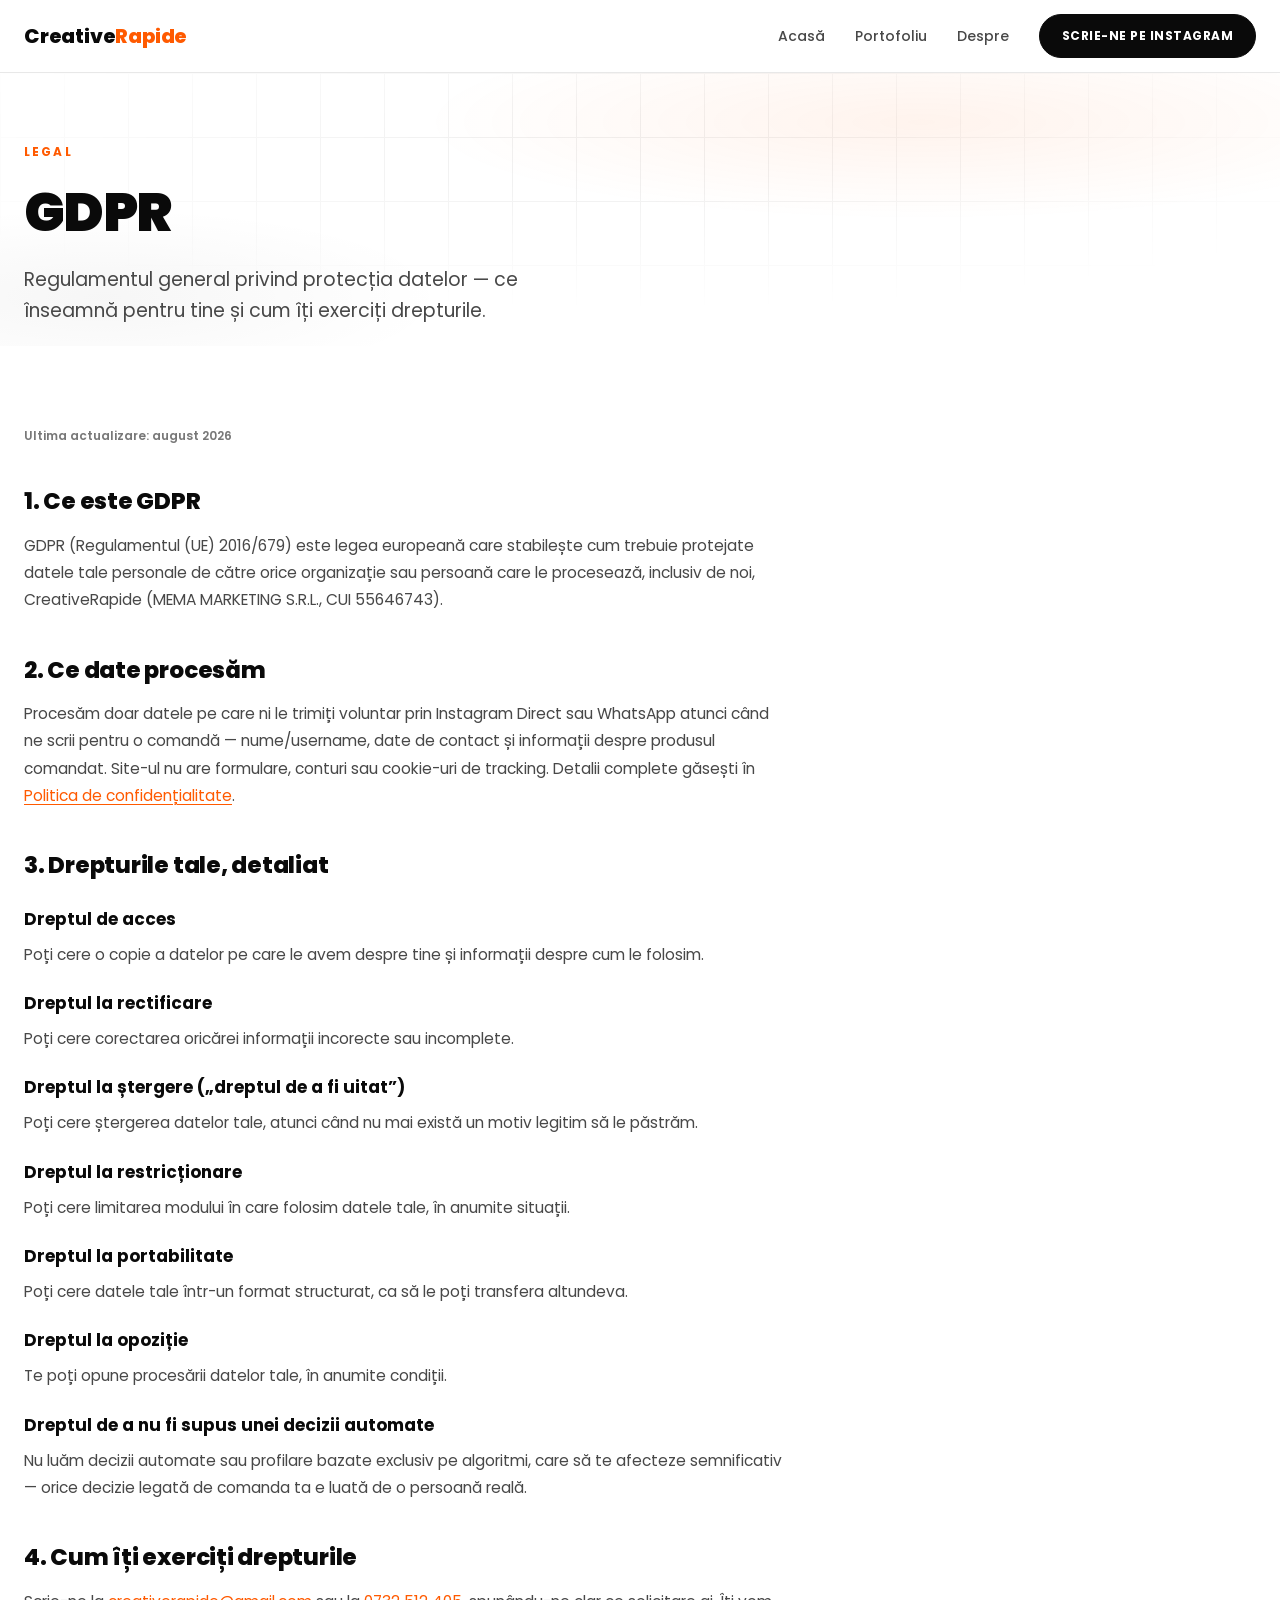
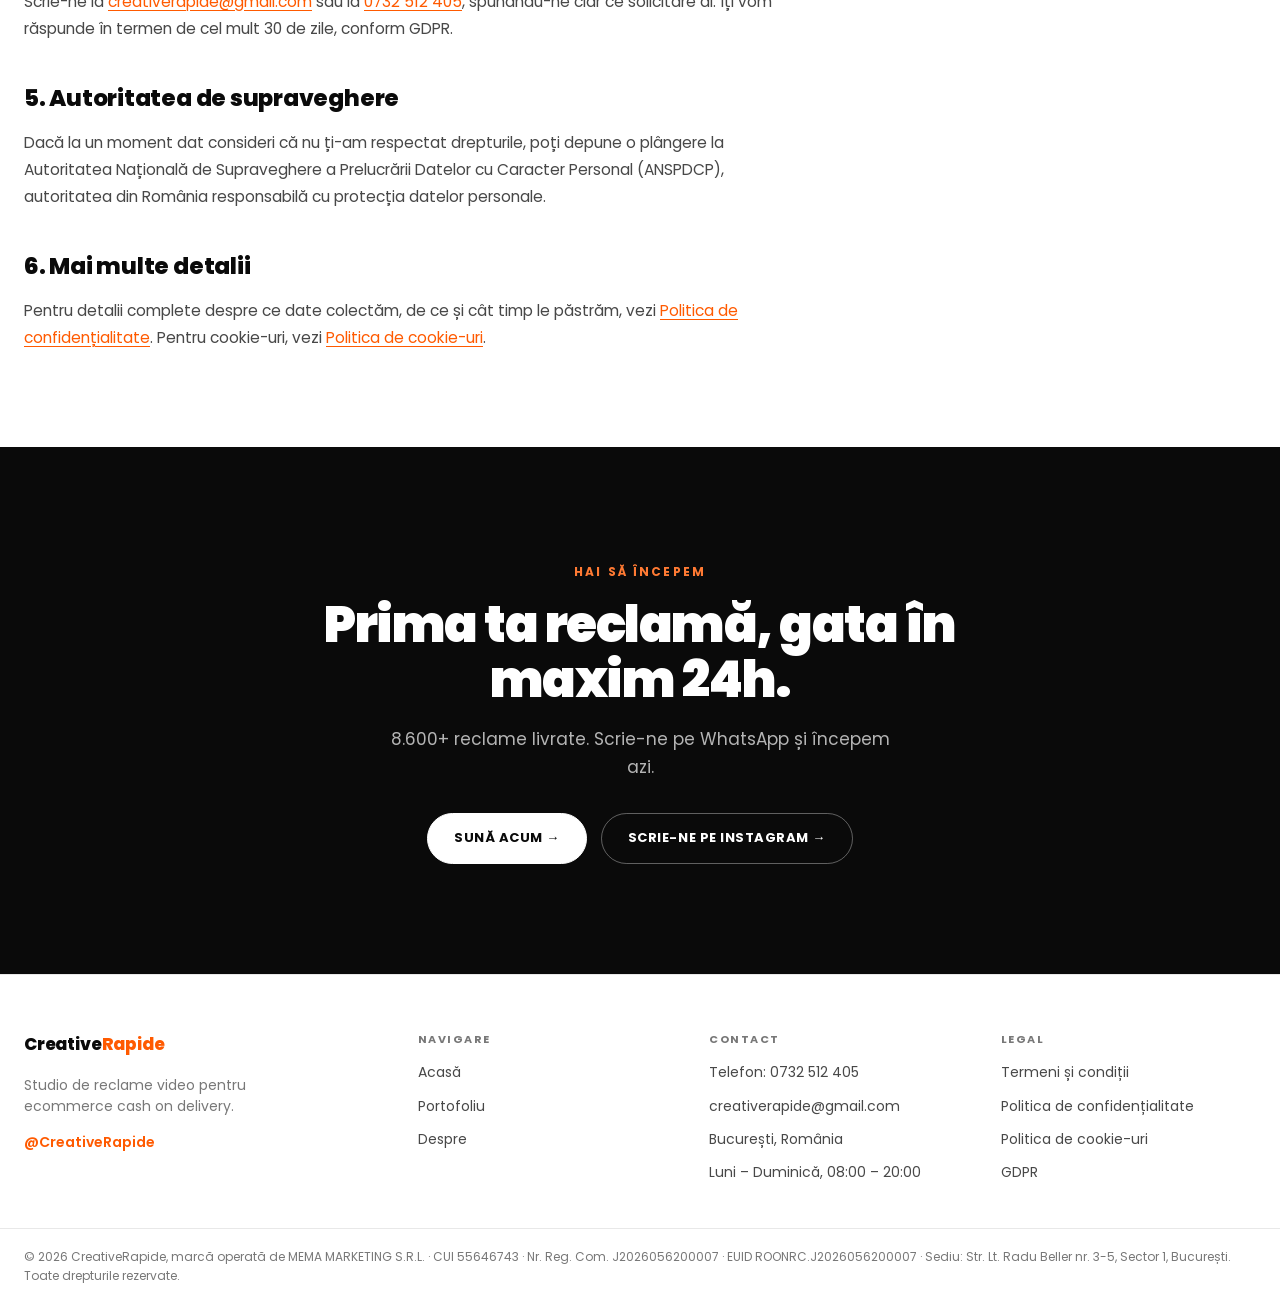
<file: gdpr.html>
<!doctype html>
<html lang="ro">
<head>
<meta charset="utf-8">
<meta name="viewport" content="width=device-width, initial-scale=1">
<meta name="color-scheme" content="light">
<title>GDPR — CreativeRapide</title>
<meta name="description" content="Drepturile tale conform Regulamentului general privind protecția datelor și cum le poți exercita.">
<link rel="canonical" href="https://creativerapide.ro/gdpr">
<meta property="og:type" content="website">
<meta property="og:locale" content="ro_RO">
<meta property="og:site_name" content="CreativeRapide">
<meta property="og:url" content="https://creativerapide.ro/gdpr">
<meta property="og:title" content="GDPR — CreativeRapide">
<meta property="og:description" content="Drepturile tale conform Regulamentului general privind protecția datelor și cum le poți exercita.">
<meta property="og:image" content="https://creativerapide.ro/og-image.png">
<meta property="og:image:width" content="1200">
<meta property="og:image:height" content="630">
<meta name="twitter:card" content="summary_large_image">
<meta name="twitter:title" content="GDPR — CreativeRapide">
<meta name="twitter:description" content="Drepturile tale conform Regulamentului general privind protecția datelor și cum le poți exercita.">
<meta name="twitter:image" content="https://creativerapide.ro/og-image.png">
<link rel="icon" type="image/png" href="favicon.png">
<link rel="preconnect" href="https://fonts.googleapis.com">
<link rel="preconnect" href="https://fonts.gstatic.com" crossorigin>
<link href="https://fonts.googleapis.com/css2?family=Poppins:ital,wght@0,300;0,400;0,500;0,600;0,700;0,800;0,900;1,400&display=swap" rel="stylesheet">
<link rel="stylesheet" href="styles.css">
</head>
<body>

<div class="progress-bar"></div>

<header>
  <div class="wrap nav">
    <a class="brand" href="/home">Creative<b>Rapide</b></a>
    <input type="checkbox" id="nav-toggle" class="nav-toggle">
    <label for="nav-toggle" class="nav-burger" aria-label="Deschide meniul"><span></span><span></span><span></span></label>
    <nav class="nav-links">
      <a href="/home">Acasă</a>
      <a href="/portofoliu">Portofoliu</a>
      <a href="/despre">Despre</a>
      <a class="btn btn-dark" href="https://ig.me/m/CreativeRapide" target="_blank" rel="noopener">Scrie-ne pe Instagram</a>
    </nav>
  </div>
</header>

<!-- INTRO -->
<section class="page-hero">
  <div class="hero-grid-bg" aria-hidden="true"></div>
  <div class="hero-glow" aria-hidden="true"></div>
  <div class="wrap">
    <span class="eyebrow fade-in-up d1">Legal</span>
    <h1 class="split-h1">
      <span class="line"><span class="inner">GDPR</span></span>
    </h1>
    <p class="lede fade-in-up d2">Regulamentul general privind protecția datelor — ce înseamnă pentru tine și cum îți exerciți drepturile.</p>
  </div>
</section>

<section style="border-top:none">
  <div class="wrap">
    <div class="legal rv">
      <span class="updated">Ultima actualizare: august 2026</span>

      <h2>1. Ce este GDPR</h2>
      <p>GDPR (Regulamentul (UE) 2016/679) este legea europeană care stabilește cum trebuie protejate datele tale personale de către orice organizație sau persoană care le procesează, inclusiv de noi, CreativeRapide (MEMA MARKETING S.R.L., CUI 55646743).</p>

      <h2>2. Ce date procesăm</h2>
      <p>Procesăm doar datele pe care ni le trimiți voluntar prin Instagram Direct sau WhatsApp atunci când ne scrii pentru o comandă — nume/username, date de contact și informații despre produsul comandat. Site-ul nu are formulare, conturi sau cookie-uri de tracking. Detalii complete găsești în <a href="/confidentialitate">Politica de confidențialitate</a>.</p>

      <h2>3. Drepturile tale, detaliat</h2>
      <h3>Dreptul de acces</h3>
      <p>Poți cere o copie a datelor pe care le avem despre tine și informații despre cum le folosim.</p>
      <h3>Dreptul la rectificare</h3>
      <p>Poți cere corectarea oricărei informații incorecte sau incomplete.</p>
      <h3>Dreptul la ștergere („dreptul de a fi uitat”)</h3>
      <p>Poți cere ștergerea datelor tale, atunci când nu mai există un motiv legitim să le păstrăm.</p>
      <h3>Dreptul la restricționare</h3>
      <p>Poți cere limitarea modului în care folosim datele tale, în anumite situații.</p>
      <h3>Dreptul la portabilitate</h3>
      <p>Poți cere datele tale într-un format structurat, ca să le poți transfera altundeva.</p>
      <h3>Dreptul la opoziție</h3>
      <p>Te poți opune procesării datelor tale, în anumite condiții.</p>
      <h3>Dreptul de a nu fi supus unei decizii automate</h3>
      <p>Nu luăm decizii automate sau profilare bazate exclusiv pe algoritmi, care să te afecteze semnificativ — orice decizie legată de comanda ta e luată de o persoană reală.</p>

      <h2>4. Cum îți exerciți drepturile</h2>
      <p>Scrie-ne la <a href="mailto:creativerapide@gmail.com">creativerapide@gmail.com</a> sau la <a href="tel:+40732512405">0732 512 405</a>, spunându-ne clar ce solicitare ai. Îți vom răspunde în termen de cel mult 30 de zile, conform GDPR.</p>

      <h2>5. Autoritatea de supraveghere</h2>
      <p>Dacă la un moment dat consideri că nu ți-am respectat drepturile, poți depune o plângere la Autoritatea Națională de Supraveghere a Prelucrării Datelor cu Caracter Personal (ANSPDCP), autoritatea din România responsabilă cu protecția datelor personale.</p>

      <h2>6. Mai multe detalii</h2>
      <p>Pentru detalii complete despre ce date colectăm, de ce și cât timp le păstrăm, vezi <a href="/confidentialitate">Politica de confidențialitate</a>. Pentru cookie-uri, vezi <a href="/cookie-uri">Politica de cookie-uri</a>.</p>
    </div>
  </div>
</section>

<!-- FINAL CTA -->
<section class="final">
  <div class="wrap rv">
    <span class="eyebrow">Hai să începem</span>
    <h2>Prima ta reclamă, gata în maxim 24h.</h2>
    <p>8.600+ reclame livrate. Scrie-ne pe WhatsApp și începem azi.</p>
    <div class="hero-cta">
      <a class="btn btn-dark" href="tel:+40732512405">Sună acum →</a>
      <a class="btn btn-ghost" href="https://ig.me/m/CreativeRapide" target="_blank" rel="noopener">Scrie-ne pe Instagram →</a>
    </div>
  </div>
</section>

<footer>
  <div class="wrap footer-grid">
    <div class="footer-col footer-brand">
      <span class="brand">Creative<b style="color:var(--accent)">Rapide</b></span>
      <p>Studio de reclame video pentru ecommerce cash on delivery.</p>
      <a class="footer-ig" href="https://instagram.com/CreativeRapide" target="_blank" rel="noopener">@CreativeRapide</a>
    </div>
    <div class="footer-col">
      <span class="footer-h">Navigare</span>
      <a href="/home">Acasă</a>
      <a href="/portofoliu">Portofoliu</a>
      <a href="/despre">Despre</a>
    </div>
    <div class="footer-col">
      <span class="footer-h">Contact</span>
      <a href="tel:+40732512405">Telefon: 0732 512 405</a>
      <a href="mailto:creativerapide@gmail.com">creativerapide@gmail.com</a>
      <span class="footer-text">București, România</span>
      <span class="footer-text">Luni – Duminică, 08:00 – 20:00</span>
    </div>
    <div class="footer-col">
      <span class="footer-h">Legal</span>
      <a href="/termeni">Termeni și condiții</a>
      <a href="/confidentialitate">Politica de confidențialitate</a>
      <a href="/cookie-uri">Politica de cookie-uri</a>
      <a href="/gdpr">GDPR</a>
    </div>
  </div>
  <div class="foot-bottom">© 2026 CreativeRapide, marcă operată de MEMA MARKETING S.R.L. · CUI 55646743 · Nr. Reg. Com. J2026056200007 · EUID ROONRC.J2026056200007 · Sediu: Str. Lt. Radu Beller nr. 3-5, Sector 1, București. Toate drepturile rezervate.</div>
</footer>

<script src="nav.js"></script>
<script src="interactions.js"></script>
</body>
</html>
</file>
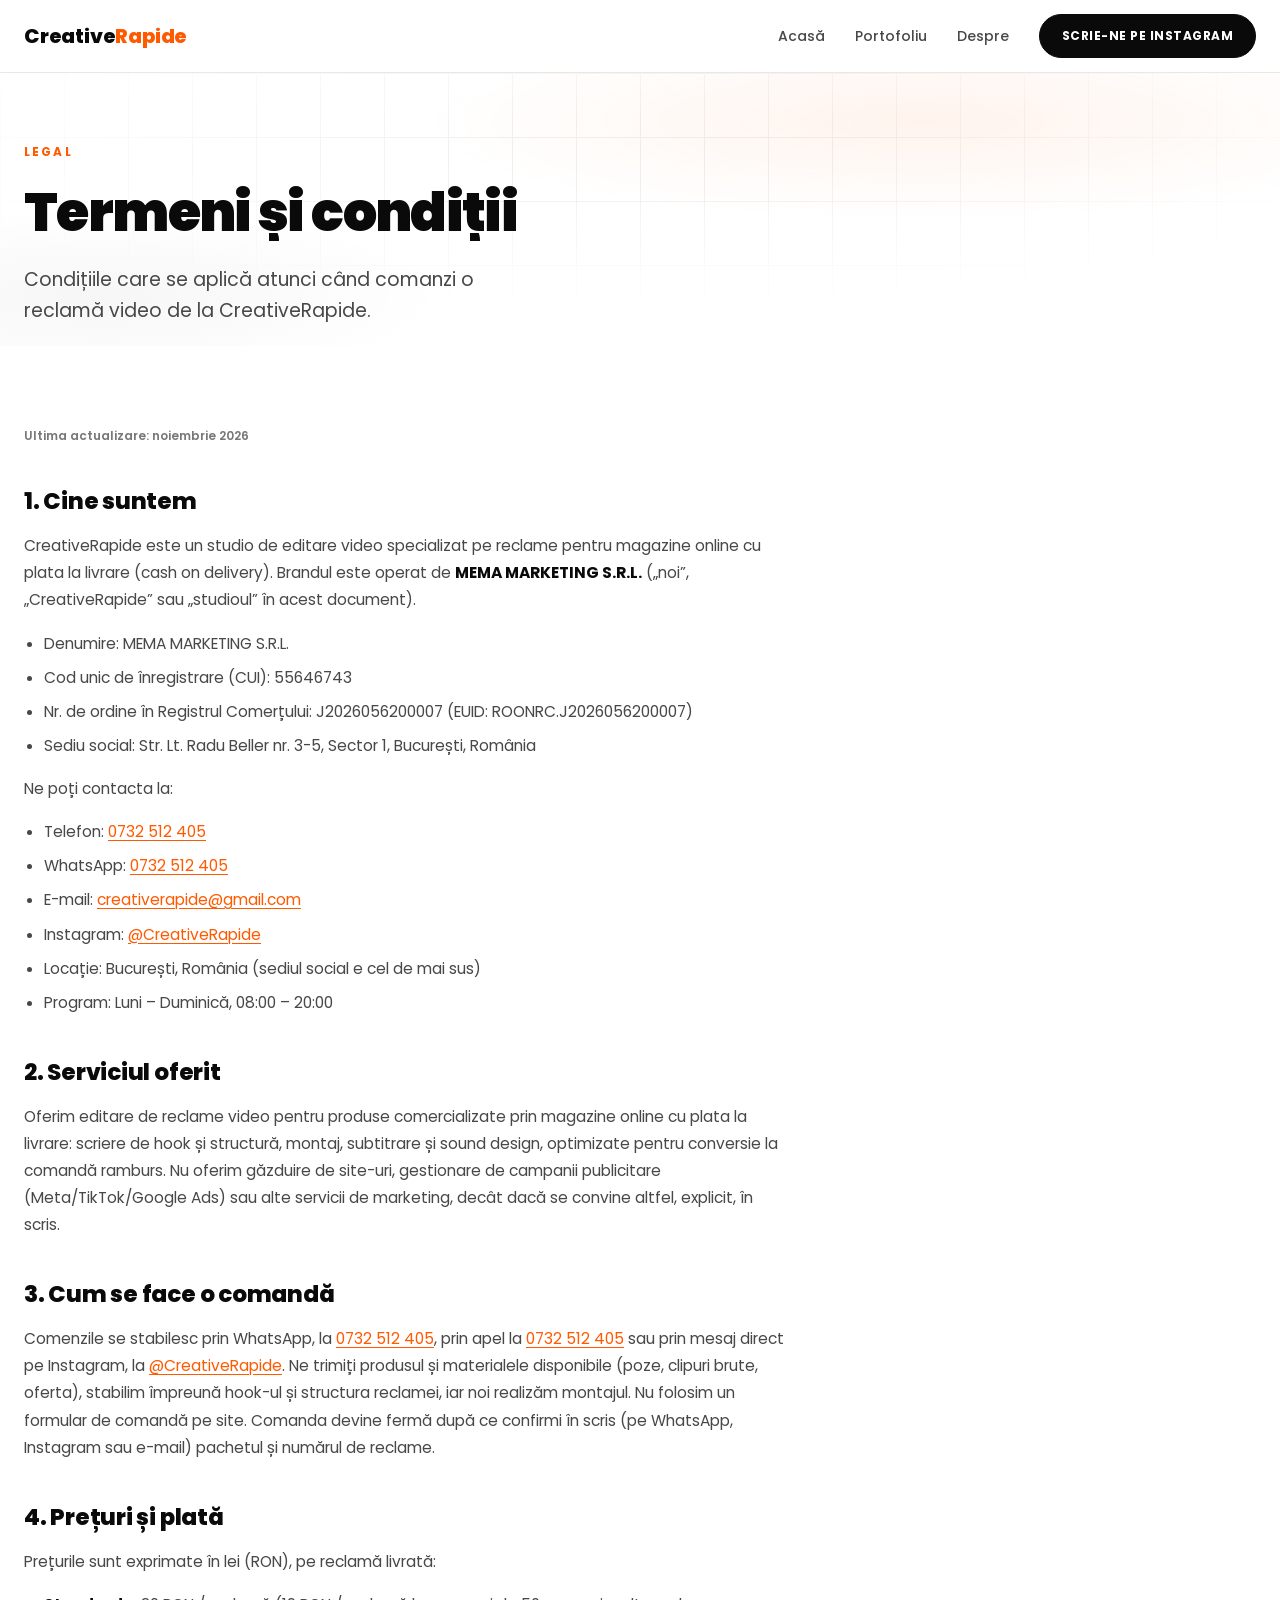
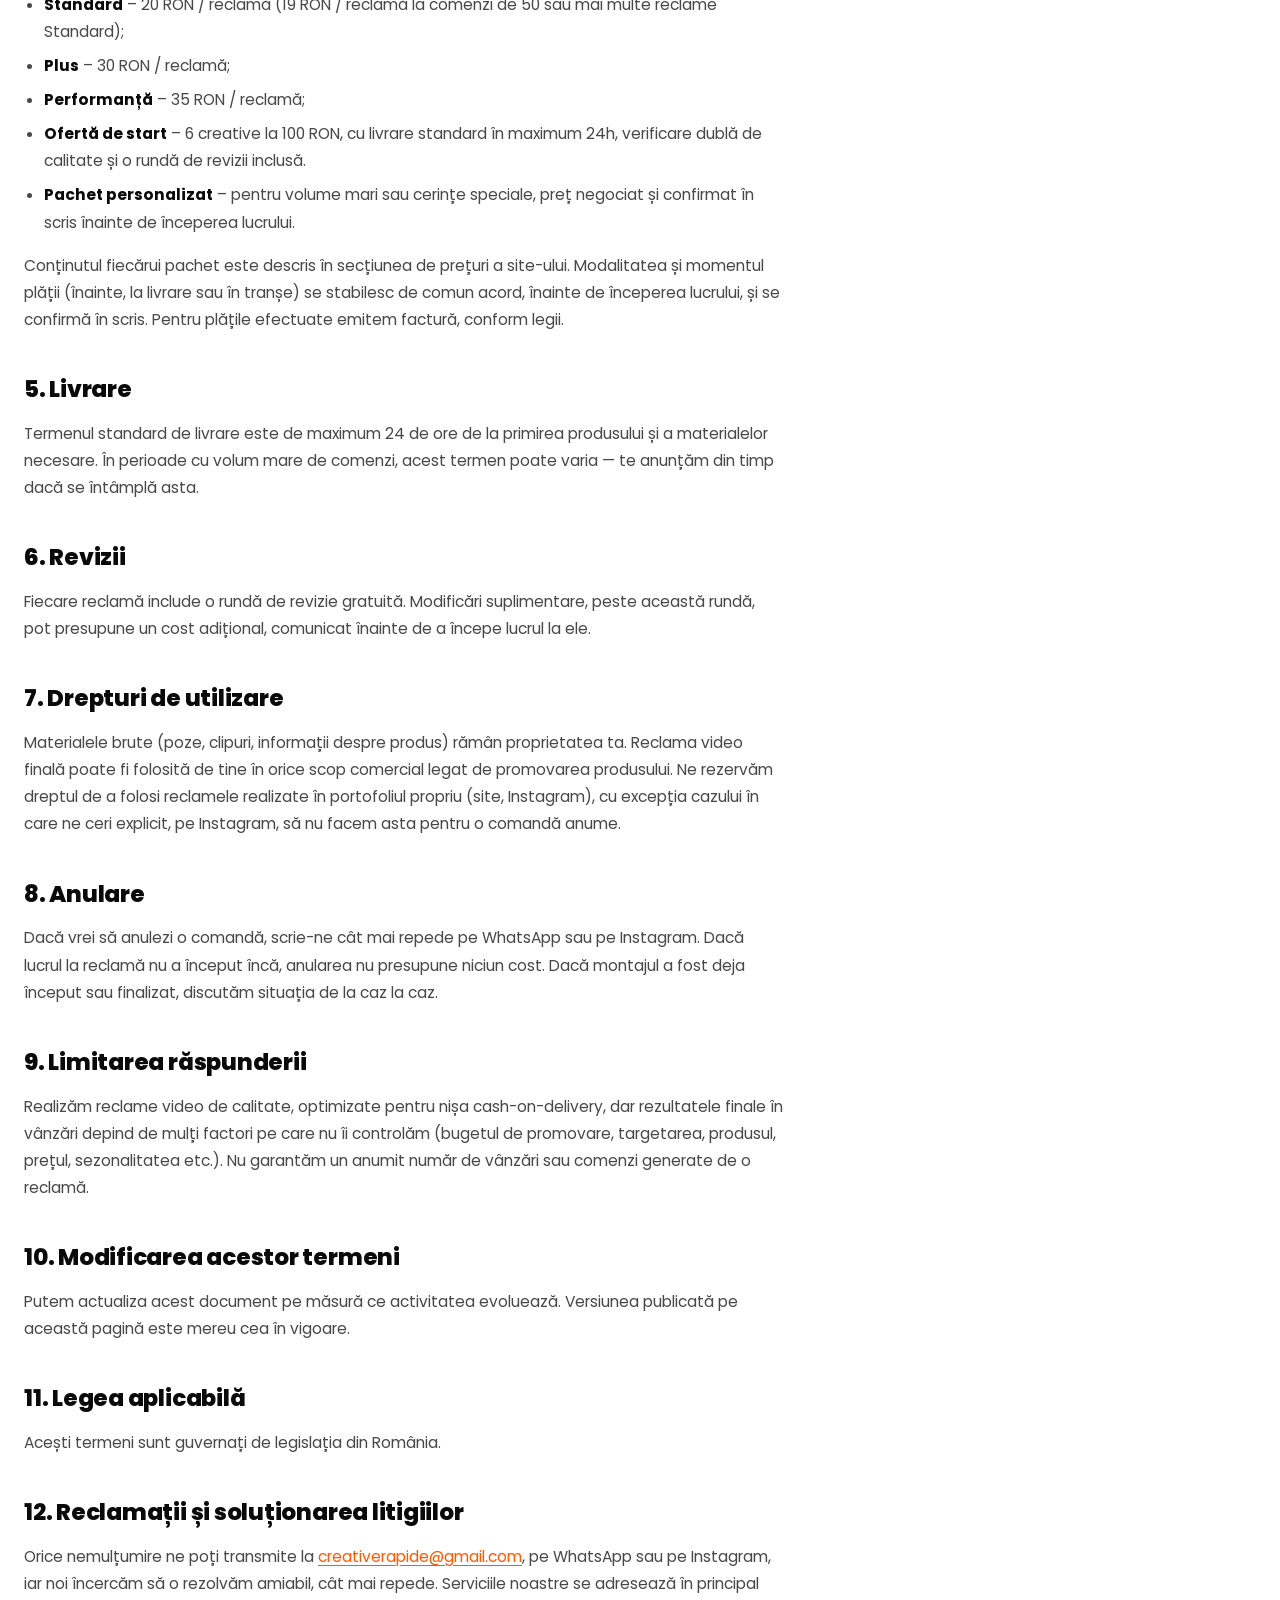
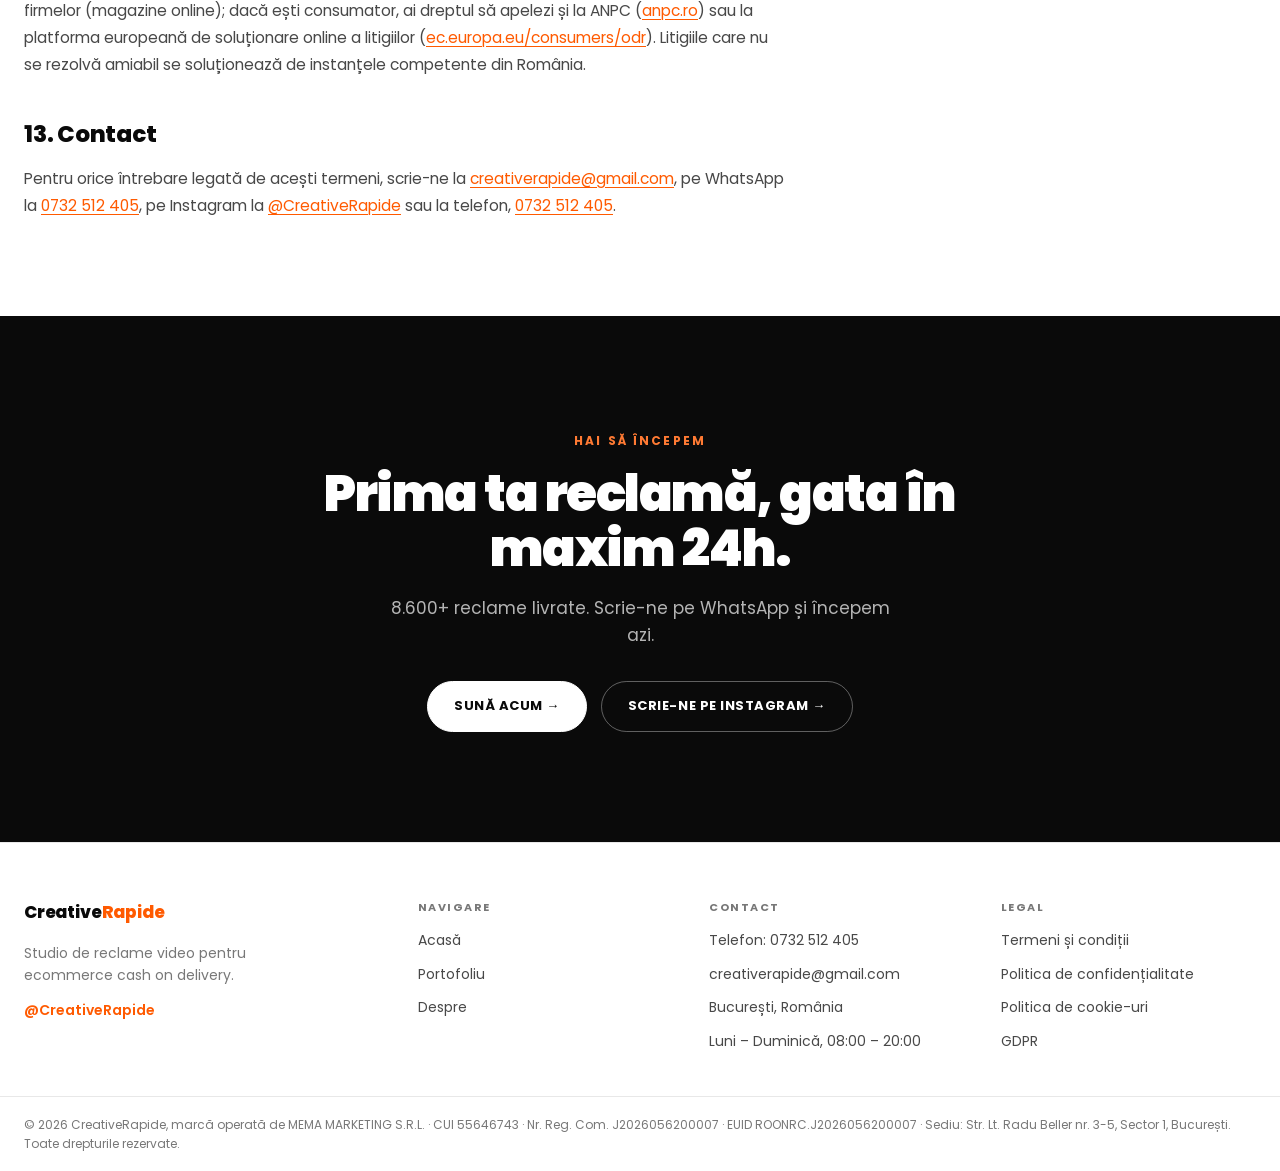
<file: termeni.html>
<!doctype html>
<html lang="ro">
<head>
<meta charset="utf-8">
<meta name="viewport" content="width=device-width, initial-scale=1">
<meta name="color-scheme" content="light">
<title>Termeni și condiții — CreativeRapide</title>
<meta name="description" content="Termenii și condițiile de utilizare a serviciilor CreativeRapide.">
<link rel="canonical" href="https://creativerapide.ro/termeni">
<meta property="og:type" content="website">
<meta property="og:locale" content="ro_RO">
<meta property="og:site_name" content="CreativeRapide">
<meta property="og:url" content="https://creativerapide.ro/termeni">
<meta property="og:title" content="Termeni și condiții — CreativeRapide">
<meta property="og:description" content="Termenii și condițiile de utilizare a serviciilor CreativeRapide.">
<meta property="og:image" content="https://creativerapide.ro/og-image.png">
<meta property="og:image:width" content="1200">
<meta property="og:image:height" content="630">
<meta name="twitter:card" content="summary_large_image">
<meta name="twitter:title" content="Termeni și condiții — CreativeRapide">
<meta name="twitter:description" content="Termenii și condițiile de utilizare a serviciilor CreativeRapide.">
<meta name="twitter:image" content="https://creativerapide.ro/og-image.png">
<link rel="icon" type="image/png" href="favicon.png">
<link rel="preconnect" href="https://fonts.googleapis.com">
<link rel="preconnect" href="https://fonts.gstatic.com" crossorigin>
<link href="https://fonts.googleapis.com/css2?family=Poppins:ital,wght@0,300;0,400;0,500;0,600;0,700;0,800;0,900;1,400&display=swap" rel="stylesheet">
<link rel="stylesheet" href="styles.css">
</head>
<body>

<div class="progress-bar"></div>

<header>
  <div class="wrap nav">
    <a class="brand" href="/home">Creative<b>Rapide</b></a>
    <input type="checkbox" id="nav-toggle" class="nav-toggle">
    <label for="nav-toggle" class="nav-burger" aria-label="Deschide meniul"><span></span><span></span><span></span></label>
    <nav class="nav-links">
      <a href="/home">Acasă</a>
      <a href="/portofoliu">Portofoliu</a>
      <a href="/despre">Despre</a>
      <a class="btn btn-dark" href="https://ig.me/m/CreativeRapide" target="_blank" rel="noopener">Scrie-ne pe Instagram</a>
    </nav>
  </div>
</header>

<!-- INTRO -->
<section class="page-hero">
  <div class="hero-grid-bg" aria-hidden="true"></div>
  <div class="hero-glow" aria-hidden="true"></div>
  <div class="wrap">
    <span class="eyebrow fade-in-up d1">Legal</span>
    <h1 class="split-h1">
      <span class="line"><span class="inner">Termeni și condiții</span></span>
    </h1>
    <p class="lede fade-in-up d2">Condițiile care se aplică atunci când comanzi o reclamă video de la CreativeRapide.</p>
  </div>
</section>

<section style="border-top:none">
  <div class="wrap">
    <div class="legal rv">
      <span class="updated">Ultima actualizare: noiembrie 2026</span>

      <h2>1. Cine suntem</h2>
      <p>CreativeRapide este un studio de editare video specializat pe reclame pentru magazine online cu plata la livrare (cash on delivery). Brandul este operat de <strong>MEMA MARKETING S.R.L.</strong> („noi”, „CreativeRapide” sau „studioul” în acest document).</p>
      <ul>
        <li>Denumire: MEMA MARKETING S.R.L.</li>
        <li>Cod unic de înregistrare (CUI): 55646743</li>
        <li>Nr. de ordine în Registrul Comerțului: J2026056200007 (EUID: ROONRC.J2026056200007)</li>
        <li>Sediu social: Str. Lt. Radu Beller nr. 3-5, Sector 1, București, România</li>
      </ul>
      <p>Ne poți contacta la:</p>
      <ul>
        <li>Telefon: <a href="tel:+40732512405">0732 512 405</a></li>
        <li>WhatsApp: <a href="https://wa.me/40732512405" target="_blank" rel="noopener">0732 512 405</a></li>
        <li>E-mail: <a href="mailto:creativerapide@gmail.com">creativerapide@gmail.com</a></li>
        <li>Instagram: <a href="https://instagram.com/CreativeRapide" target="_blank" rel="noopener">@CreativeRapide</a></li>
        <li>Locație: București, România (sediul social e cel de mai sus)</li>
        <li>Program: Luni – Duminică, 08:00 – 20:00</li>
      </ul>

      <h2>2. Serviciul oferit</h2>
      <p>Oferim editare de reclame video pentru produse comercializate prin magazine online cu plata la livrare: scriere de hook și structură, montaj, subtitrare și sound design, optimizate pentru conversie la comandă ramburs. Nu oferim găzduire de site-uri, gestionare de campanii publicitare (Meta/TikTok/Google Ads) sau alte servicii de marketing, decât dacă se convine altfel, explicit, în scris.</p>

      <h2>3. Cum se face o comandă</h2>
      <p>Comenzile se stabilesc prin WhatsApp, la <a href="https://wa.me/40732512405" target="_blank" rel="noopener">0732 512 405</a>, prin apel la <a href="tel:+40732512405">0732 512 405</a> sau prin mesaj direct pe Instagram, la <a href="https://ig.me/m/CreativeRapide" target="_blank" rel="noopener">@CreativeRapide</a>. Ne trimiți produsul și materialele disponibile (poze, clipuri brute, oferta), stabilim împreună hook-ul și structura reclamei, iar noi realizăm montajul. Nu folosim un formular de comandă pe site. Comanda devine fermă după ce confirmi în scris (pe WhatsApp, Instagram sau e-mail) pachetul și numărul de reclame.</p>

      <h2>4. Prețuri și plată</h2>
      <p>Prețurile sunt exprimate în lei (RON), pe reclamă livrată:</p>
      <ul>
        <li><strong>Standard</strong> – 20 RON / reclamă (19 RON / reclamă la comenzi de 50 sau mai multe reclame Standard);</li>
        <li><strong>Plus</strong> – 30 RON / reclamă;</li>
        <li><strong>Performanță</strong> – 35 RON / reclamă;</li>
        <li><strong>Ofertă de start</strong> – 6 creative la 100 RON, cu livrare standard în maximum 24h, verificare dublă de calitate și o rundă de revizii inclusă.</li>
        <li><strong>Pachet personalizat</strong> – pentru volume mari sau cerințe speciale, preț negociat și confirmat în scris înainte de începerea lucrului.</li>
      </ul>
      <p>Conținutul fiecărui pachet este descris în secțiunea de prețuri a site-ului. Modalitatea și momentul plății (înainte, la livrare sau în tranșe) se stabilesc de comun acord, înainte de începerea lucrului, și se confirmă în scris. Pentru plățile efectuate emitem factură, conform legii.</p>

      <h2>5. Livrare</h2>
      <p>Termenul standard de livrare este de maximum 24 de ore de la primirea produsului și a materialelor necesare. În perioade cu volum mare de comenzi, acest termen poate varia — te anunțăm din timp dacă se întâmplă asta.</p>

      <h2>6. Revizii</h2>
      <p>Fiecare reclamă include o rundă de revizie gratuită. Modificări suplimentare, peste această rundă, pot presupune un cost adițional, comunicat înainte de a începe lucrul la ele.</p>

      <h2>7. Drepturi de utilizare</h2>
      <p>Materialele brute (poze, clipuri, informații despre produs) rămân proprietatea ta. Reclama video finală poate fi folosită de tine în orice scop comercial legat de promovarea produsului. Ne rezervăm dreptul de a folosi reclamele realizate în portofoliul propriu (site, Instagram), cu excepția cazului în care ne ceri explicit, pe Instagram, să nu facem asta pentru o comandă anume.</p>

      <h2>8. Anulare</h2>
      <p>Dacă vrei să anulezi o comandă, scrie-ne cât mai repede pe WhatsApp sau pe Instagram. Dacă lucrul la reclamă nu a început încă, anularea nu presupune niciun cost. Dacă montajul a fost deja început sau finalizat, discutăm situația de la caz la caz.</p>

      <h2>9. Limitarea răspunderii</h2>
      <p>Realizăm reclame video de calitate, optimizate pentru nișa cash-on-delivery, dar rezultatele finale în vânzări depind de mulți factori pe care nu îi controlăm (bugetul de promovare, targetarea, produsul, prețul, sezonalitatea etc.). Nu garantăm un anumit număr de vânzări sau comenzi generate de o reclamă.</p>

      <h2>10. Modificarea acestor termeni</h2>
      <p>Putem actualiza acest document pe măsură ce activitatea evoluează. Versiunea publicată pe această pagină este mereu cea în vigoare.</p>

      <h2>11. Legea aplicabilă</h2>
      <p>Acești termeni sunt guvernați de legislația din România.</p>

      <h2>12. Reclamații și soluționarea litigiilor</h2>
      <p>Orice nemulțumire ne poți transmite la <a href="mailto:creativerapide@gmail.com">creativerapide@gmail.com</a>, pe WhatsApp sau pe Instagram, iar noi încercăm să o rezolvăm amiabil, cât mai repede. Serviciile noastre se adresează în principal firmelor (magazine online); dacă ești consumator, ai dreptul să apelezi și la ANPC (<a href="https://anpc.ro" target="_blank" rel="noopener">anpc.ro</a>) sau la platforma europeană de soluționare online a litigiilor (<a href="https://ec.europa.eu/consumers/odr" target="_blank" rel="noopener">ec.europa.eu/consumers/odr</a>). Litigiile care nu se rezolvă amiabil se soluționează de instanțele competente din România.</p>

      <h2>13. Contact</h2>
      <p>Pentru orice întrebare legată de acești termeni, scrie-ne la <a href="mailto:creativerapide@gmail.com">creativerapide@gmail.com</a>, pe WhatsApp la <a href="https://wa.me/40732512405" target="_blank" rel="noopener">0732 512 405</a>, pe Instagram la <a href="https://ig.me/m/CreativeRapide" target="_blank" rel="noopener">@CreativeRapide</a> sau la telefon, <a href="tel:+40732512405">0732 512 405</a>.</p>
    </div>
  </div>
</section>

<!-- FINAL CTA -->
<section class="final">
  <div class="wrap rv">
    <span class="eyebrow">Hai să începem</span>
    <h2>Prima ta reclamă, gata în maxim 24h.</h2>
    <p>8.600+ reclame livrate. Scrie-ne pe WhatsApp și începem azi.</p>
    <div class="hero-cta">
      <a class="btn btn-dark" href="tel:+40732512405">Sună acum →</a>
      <a class="btn btn-ghost" href="https://ig.me/m/CreativeRapide" target="_blank" rel="noopener">Scrie-ne pe Instagram →</a>
    </div>
  </div>
</section>

<footer>
  <div class="wrap footer-grid">
    <div class="footer-col footer-brand">
      <span class="brand">Creative<b style="color:var(--accent)">Rapide</b></span>
      <p>Studio de reclame video pentru ecommerce cash on delivery.</p>
      <a class="footer-ig" href="https://instagram.com/CreativeRapide" target="_blank" rel="noopener">@CreativeRapide</a>
    </div>
    <div class="footer-col">
      <span class="footer-h">Navigare</span>
      <a href="/home">Acasă</a>
      <a href="/portofoliu">Portofoliu</a>
      <a href="/despre">Despre</a>
    </div>
    <div class="footer-col">
      <span class="footer-h">Contact</span>
      <a href="tel:+40732512405">Telefon: 0732 512 405</a>
      <a href="mailto:creativerapide@gmail.com">creativerapide@gmail.com</a>
      <span class="footer-text">București, România</span>
      <span class="footer-text">Luni – Duminică, 08:00 – 20:00</span>
    </div>
    <div class="footer-col">
      <span class="footer-h">Legal</span>
      <a href="/termeni">Termeni și condiții</a>
      <a href="/confidentialitate">Politica de confidențialitate</a>
      <a href="/cookie-uri">Politica de cookie-uri</a>
      <a href="/gdpr">GDPR</a>
    </div>
  </div>
  <div class="foot-bottom">© 2026 CreativeRapide, marcă operată de MEMA MARKETING S.R.L. · CUI 55646743 · Nr. Reg. Com. J2026056200007 · EUID ROONRC.J2026056200007 · Sediu: Str. Lt. Radu Beller nr. 3-5, Sector 1, București. Toate drepturile rezervate.</div>
</footer>

<script src="nav.js"></script>
<script src="interactions.js"></script>
</body>
</html>
</file>
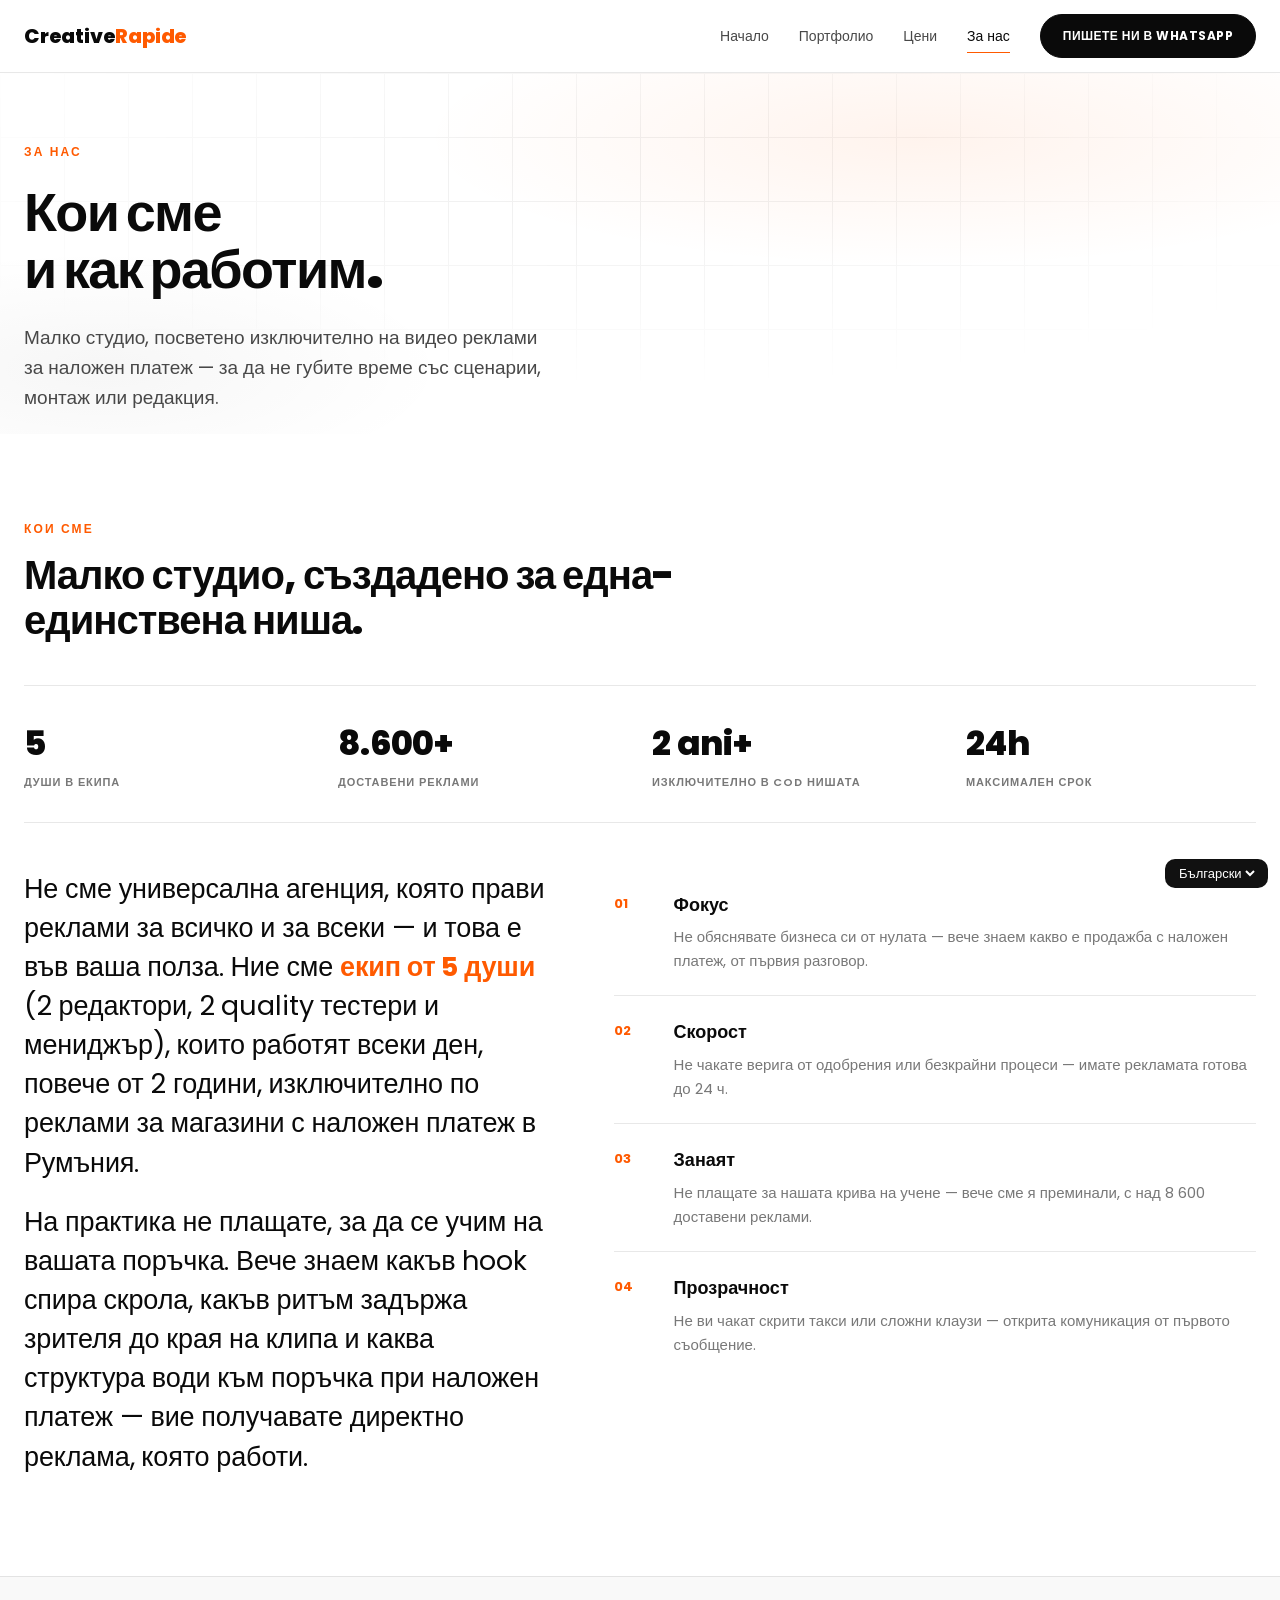
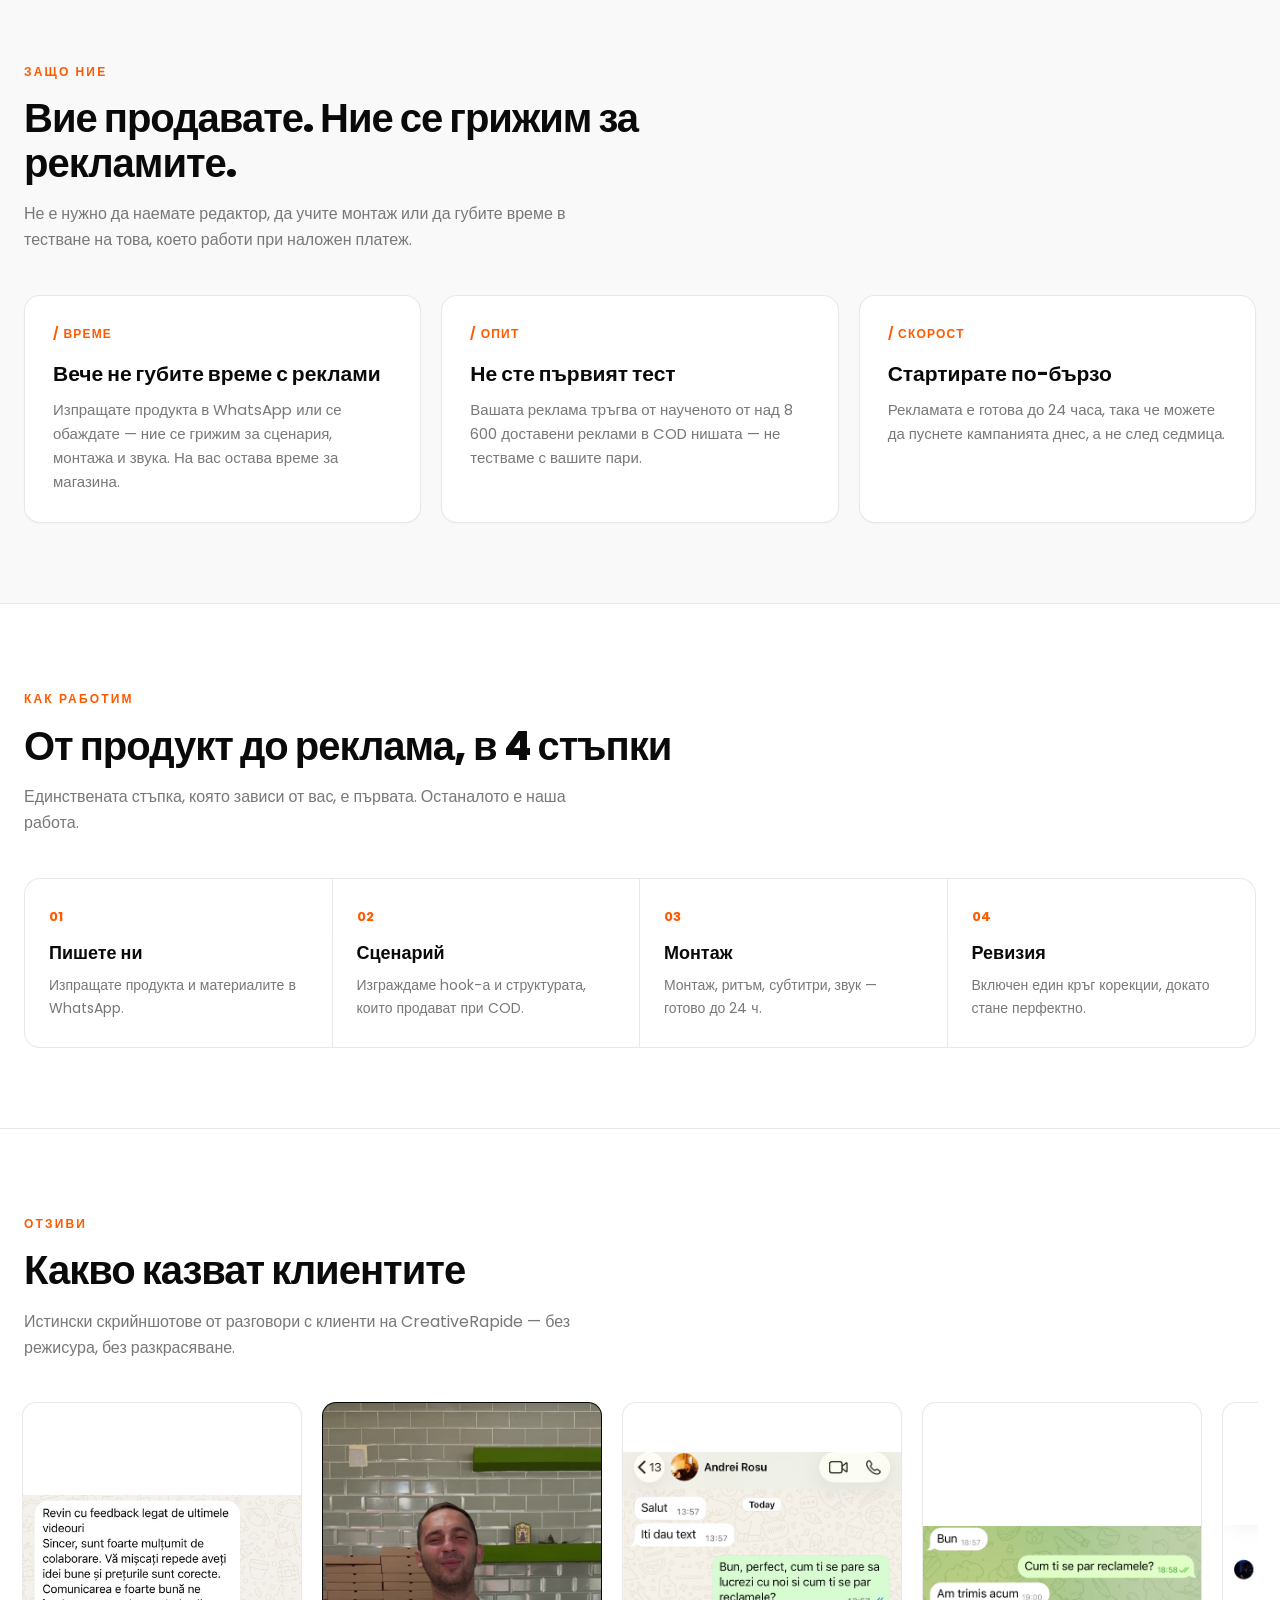
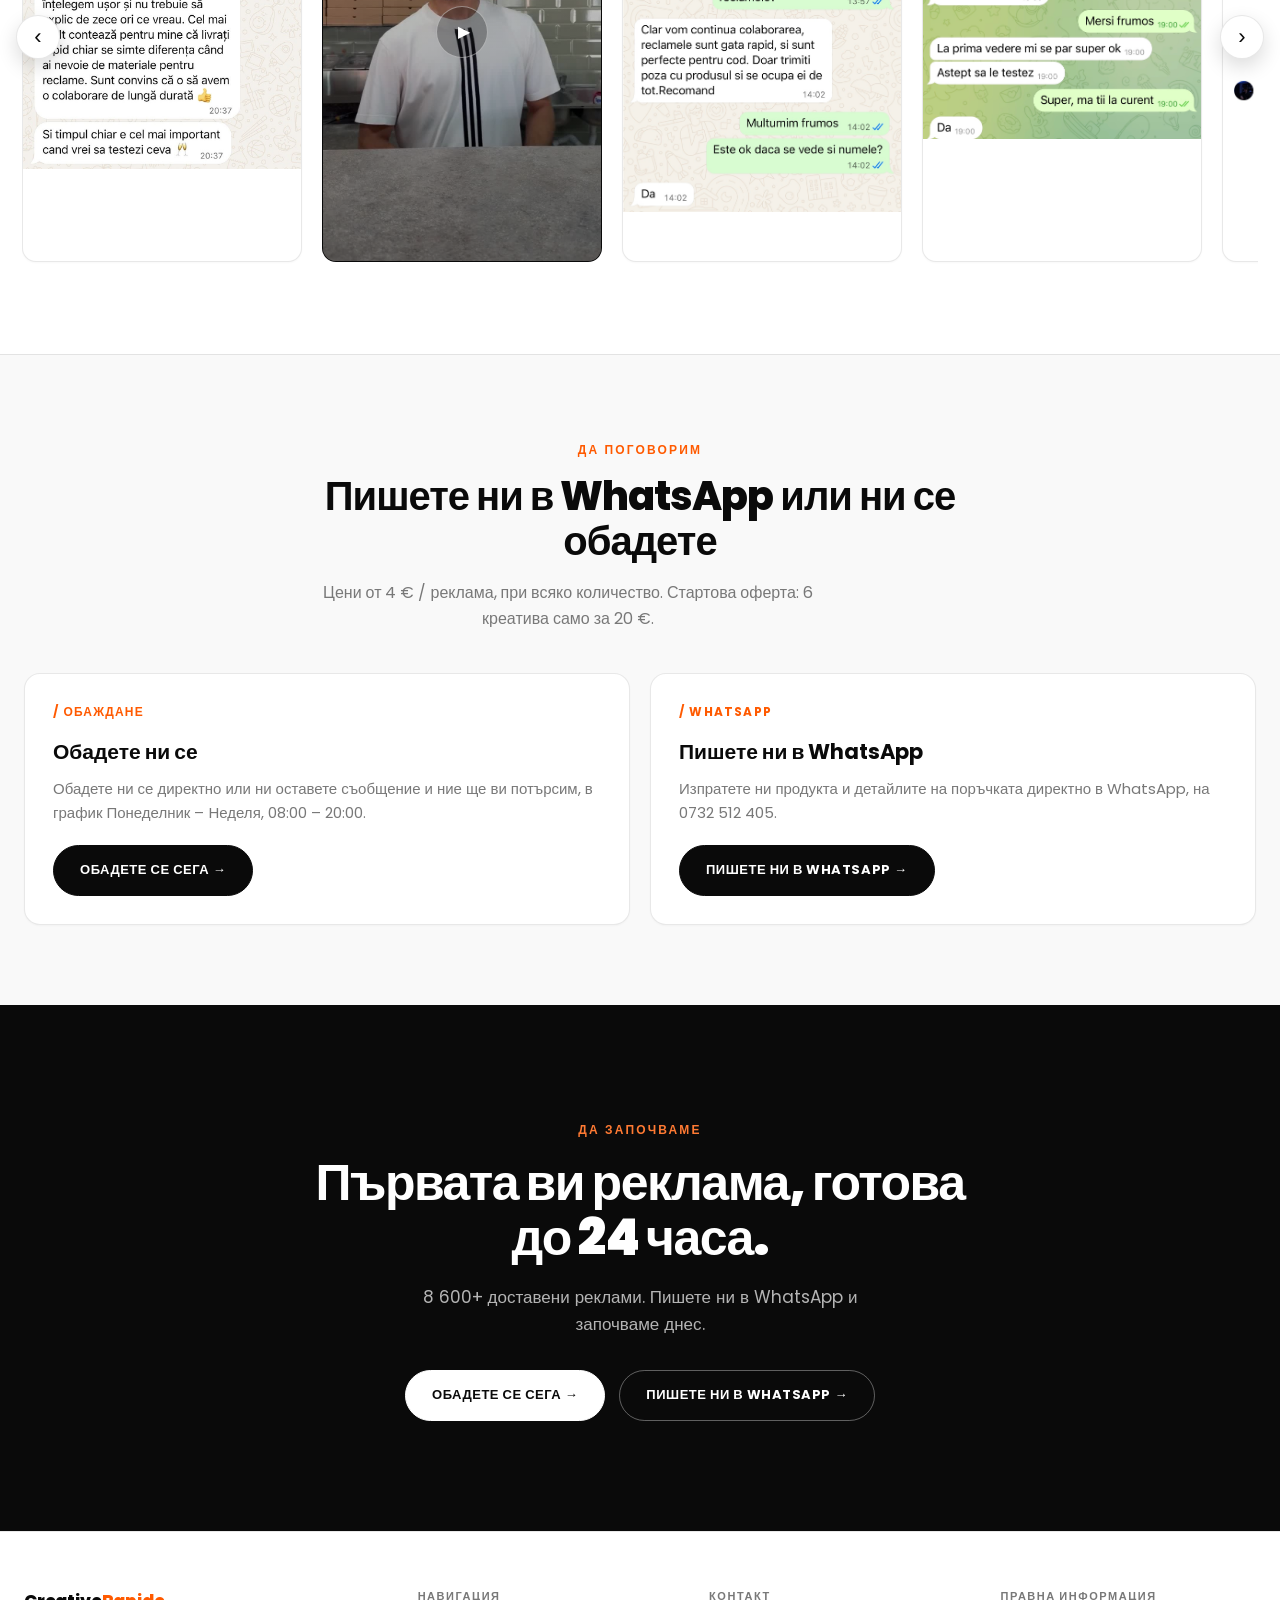
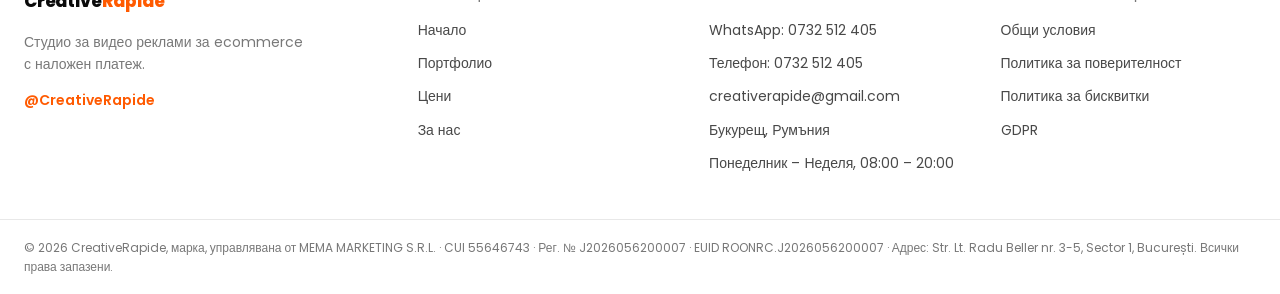
<file: bg/despre.html>
<!DOCTYPE html>

<html lang="bg">
<head>
<meta charset="utf-8"/>
<meta content="width=device-width, initial-scale=1" name="viewport"/>
<meta content="light" name="color-scheme"/>
<title>За нас — CreativeRapide</title>
<meta content="Кои сме, защо да работите с CreativeRapide и как да се свържете бързо с нас — пишете ни в WhatsApp или ни се обадете." name="description"/>
<link href="https://creativerapide.ro/bg/despre" rel="canonical"/>
<meta content="website" property="og:type"/>
<meta content="bg_BG" property="og:locale"/>
<meta content="CreativeRapide" property="og:site_name"/>
<meta content="https://creativerapide.ro/bg/despre" property="og:url"/>
<meta content="За нас — CreativeRapide" property="og:title"/>
<meta content="Кои сме, защо да работите с CreativeRapide и как да се свържете бързо с нас — пишете ни в WhatsApp или ни се обадете." property="og:description"/>
<meta content="https://creativerapide.ro/og-image.png" property="og:image"/>
<meta content="1200" property="og:image:width"/>
<meta content="630" property="og:image:height"/>
<meta content="summary_large_image" name="twitter:card"/>
<meta content="За нас — CreativeRapide" name="twitter:title"/>
<meta content="Кои сме, защо да работите с CreativeRapide и как да се свържете бързо с нас — пишете ни в WhatsApp или ни се обадете." name="twitter:description"/>
<meta content="https://creativerapide.ro/og-image.png" name="twitter:image"/>
<link href="/favicon.png" rel="icon" type="image/png"/>
<link href="https://fonts.googleapis.com" rel="preconnect"/>
<link crossorigin="" href="https://fonts.gstatic.com" rel="preconnect"/>
<link href="https://fonts.googleapis.com/css2?family=Poppins:ital,wght@0,300;0,400;0,500;0,600;0,700;0,800;0,900;1,400&amp;display=swap" rel="stylesheet"/>
<link href="/styles.css" rel="stylesheet"/>
<link href="https://creativerapide.ro/despre" hreflang="ro" rel="alternate"/><link href="https://creativerapide.ro/bg/despre" hreflang="bg" rel="alternate"/><link href="https://creativerapide.ro/despre" hreflang="x-default" rel="alternate"/></head>
<body>
<div class="progress-bar"></div>
<header>
<div class="wrap nav">
<a class="brand" href="/bg/">Creative<b>Rapide</b></a>
<input class="nav-toggle" id="nav-toggle" type="checkbox"/>
<label aria-label="Отвори менюто" class="nav-burger" for="nav-toggle"><span></span><span></span><span></span></label>
<nav class="nav-links">
<a href="/bg/">Начало</a>
<a href="/bg/portofoliu">Портфолио</a>
<a href="/bg/#preturi">Цени</a>
<a class="active" href="/bg/despre">За нас</a>
<a class="btn btn-dark" href="https://wa.me/40732512405?text=%D0%97%D0%B4%D1%80%D0%B0%D0%B2%D0%B5%D0%B9%D1%82%D0%B5%21%20%D0%98%D1%81%D0%BA%D0%B0%D0%BC%20%D0%B2%D0%B8%D0%B4%D0%B5%D0%BE%20%D1%80%D0%B5%D0%BA%D0%BB%D0%B0%D0%BC%D0%B8%20%D0%B7%D0%B0%20%D0%BC%D0%BE%D1%8F%20%D0%BC%D0%B0%D0%B3%D0%B0%D0%B7%D0%B8%D0%BD." rel="noopener" target="_blank">Пишете ни в WhatsApp</a>
</nav>
</div>
</header>
<!-- INTRO -->
<section class="page-hero">
<div aria-hidden="true" class="hero-grid-bg"></div>
<div aria-hidden="true" class="hero-glow"></div>
<div class="wrap">
<span class="eyebrow fade-in-up d1">За нас</span>
<h1 class="split-h1">
<span class="line"><span class="inner">Кои сме</span></span>
<span class="line"><span class="inner">и как работим.</span></span>
</h1>
<p class="lede fade-in-up d2">Малко студио, посветено изключително на видео реклами за наложен платеж — за да не губите време със сценарии, монтаж или редакция.</p>
</div>
</section>
<!-- CINE SUNTEM -->
<section id="cine-suntem" style="border-top:none">
<div class="wrap">
<div class="sec-head rv">
<span class="eyebrow">Кои сме</span>
<h2>Малко студио, създадено за една-единствена ниша.</h2>
</div>
<div class="stats-row reveal-group">
<div><b data-count="5">0</b><span>души в екипа</span></div>
<div><b data-count="8600" data-suffix="+">0</b><span>доставени реклами</span></div>
<div><b data-count="2" data-suffix=" ani+">0</b><span>изключително в COD нишата</span></div>
<div><b data-count="24" data-suffix="h">0</b><span>максимален срок</span></div>
</div>
<div class="manifesto">
<div class="manifesto-copy rv">
<p>Не сме универсална агенция, която прави реклами за всичко и за всеки — и това е във ваша полза. Ние сме <b>екип от 5 души</b> (2 редактори, 2 quality тестери и мениджър), които работят всеки ден, повече от 2 години, изключително по реклами за магазини с наложен платеж в Румъния.</p>
<p>На практика не плащате, за да се учим на вашата поръчка. Вече знаем какъв hook спира скрола, какъв ритъм задържа зрителя до края на клипа и каква структура води към поръчка при наложен платеж — вие получавате директно реклама, която работи.</p>
</div>
<div class="principles reveal-group">
<div class="principle">
<div class="n">01</div>
<div><h3>Фокус</h3><p>Не обяснявате бизнеса си от нулата — вече знаем какво е продажба с наложен платеж, от първия разговор.</p></div>
</div>
<div class="principle">
<div class="n">02</div>
<div><h3>Скорост</h3><p>Не чакате верига от одобрения или безкрайни процеси — имате рекламата готова до 24 ч.</p></div>
</div>
<div class="principle">
<div class="n">03</div>
<div><h3>Занаят</h3><p>Не плащате за нашата крива на учене — вече сме я преминали, с над 8 600 доставени реклами.</p></div>
</div>
<div class="principle">
<div class="n">04</div>
<div><h3>Прозрачност</h3><p>Не ви чакат скрити такси или сложни клаузи — открита комуникация от първото съобщение.</p></div>
</div>
</div>
</div>
</div>
</section>
<!-- DE CE NOI -->
<section class="soft" id="why">
<div class="wrap">
<div class="sec-head rv">
<span class="eyebrow">Защо ние</span>
<h2>Вие продавате. Ние се грижим за рекламите.</h2>
<p>Не е нужно да наемате редактор, да учите монтаж или да губите време в тестване на това, което работи при наложен платеж.</p>
</div>
<div class="why reveal-group">
<div class="item">
<div class="ico">/ време</div>
<h3>Вече не губите време с реклами</h3>
<p>Изпращате продукта в WhatsApp или се обаждате — ние се грижим за сценария, монтажа и звука. На вас остава време за магазина.</p>
</div>
<div class="item">
<div class="ico">/ опит</div>
<h3>Не сте първият тест</h3>
<p>Вашата реклама тръгва от наученото от над 8 600 доставени реклами в COD нишата — не тестваме с вашите пари.</p>
</div>
<div class="item">
<div class="ico">/ скорост</div>
<h3>Стартирате по-бързо</h3>
<p>Рекламата е готова до 24 часа, така че можете да пуснете кампанията днес, а не след седмица.</p>
</div>
</div>
</div>
</section>
<!-- PROCES -->
<section id="proces">
<div class="wrap">
<div class="sec-head rv">
<span class="eyebrow">Как работим</span>
<h2>От продукт до реклама, в 4 стъпки</h2>
<p>Единствената стъпка, която зависи от вас, е първата. Останалото е наша работа.</p>
</div>
<div class="steps reveal-group">
<div class="step"><div class="n">01</div><h3>Пишете ни</h3><p>Изпращате продукта и материалите в WhatsApp.</p></div>
<div class="step"><div class="n">02</div><h3>Сценарий</h3><p>Изграждаме hook-а и структурата, които продават при COD.</p></div>
<div class="step"><div class="n">03</div><h3>Монтаж</h3><p>Монтаж, ритъм, субтитри, звук — готово до 24 ч.</p></div>
<div class="step"><div class="n">04</div><h3>Ревизия</h3><p>Включен един кръг корекции, докато стане перфектно.</p></div>
</div>
</div>
</section>
<!-- RECENZII -->
<section id="recenzii">
<div class="wrap">
<div class="sec-head rv">
<span class="eyebrow">Отзиви</span>
<h2>Какво казват клиентите</h2>
<p>Истински скрийншотове от разговори с клиенти на CreativeRapide — без режисура, без разкрасяване.</p>
</div>
<div class="reviews-carousel rv">
<div class="reviews-track" id="reviews-track">
<div class="review-slide"><div class="review-shot"><img alt="Съобщение от клиент: много доволен от сътрудничеството, бърза доставка, коректни цени, добра комуникация, дългосрочно сътрудничество" loading="lazy" src="/recenzii/image00005.jpeg"/></div></div>
<div class="review-slide"><div class="card review-video-card" data-review="1"></div></div>
<div class="review-slide"><div class="review-shot"><img alt="Отзив от Andrei Rosu в Instagram: рекламите са готови бързо и са перфектни за COD, препоръчва сътрудничеството" loading="lazy" src="/recenzii/image00003.jpeg"/></div></div>
<div class="review-slide"><div class="review-shot"><img alt="Съобщение от клиент: рекламите изглеждат супер още на пръв поглед" loading="lazy" src="/recenzii/image00002.jpeg"/></div></div>
<div class="review-slide"><div class="review-shot"><img alt="Съобщение от клиент: рекламите са добри, благодари за сътрудничеството" loading="lazy" src="/recenzii/image00004.jpeg"/></div></div>
</div>
<button aria-label="Предишен отзив" class="carousel-btn prev">‹</button>
<button aria-label="Следващ отзив" class="carousel-btn next">›</button>
</div>
</div>
</section>
<!-- CONTACT RAPID -->
<section class="soft" id="contact">
<div class="wrap">
<div class="sec-head rv center">
<span class="eyebrow">Да поговорим</span>
<h2>Пишете ни в WhatsApp или ни се обадете</h2>
<p>Цени от 4 € / реклама, при всяко количество. Стартова оферта: 6 креатива само за 20 €.</p>
</div>
<div class="contact-options reveal-group">
<div class="item">
<div class="ico">/ обаждане</div>
<h3>Обадете ни се</h3>
<p>Обадете ни се директно или ни оставете съобщение и ние ще ви потърсим, в график Понеделник – Неделя, 08:00 – 20:00.</p>
<a class="btn btn-dark" href="tel:+40732512405">Обадете се сега →</a>
</div>
<div class="item">
<div class="ico">/ whatsapp</div>
<h3>Пишете ни в WhatsApp</h3>
<p>Изпратете ни продукта и детайлите на поръчката директно в WhatsApp, на 0732 512 405.</p>
<a class="btn btn-dark" href="https://wa.me/40732512405?text=%D0%97%D0%B4%D1%80%D0%B0%D0%B2%D0%B5%D0%B9%D1%82%D0%B5%21%20%D0%98%D1%81%D0%BA%D0%B0%D0%BC%20%D0%B2%D0%B8%D0%B4%D0%B5%D0%BE%20%D1%80%D0%B5%D0%BA%D0%BB%D0%B0%D0%BC%D0%B8%20%D0%B7%D0%B0%20%D0%BC%D0%BE%D1%8F%20%D0%BC%D0%B0%D0%B3%D0%B0%D0%B7%D0%B8%D0%BD." rel="noopener" target="_blank">Пишете ни в WhatsApp →</a>
</div>
</div>
</div>
</section>
<!-- FINAL CTA -->
<section class="final">
<div class="wrap rv">
<span class="eyebrow">Да започваме</span>
<h2>Първата ви реклама, готова до 24 часа.</h2>
<p>8 600+ доставени реклами. Пишете ни в WhatsApp и започваме днес.</p>
<div class="hero-cta">
<a class="btn btn-dark" href="tel:+40732512405">Обадете се сега →</a>
<a class="btn btn-ghost" href="https://wa.me/40732512405?text=%D0%97%D0%B4%D1%80%D0%B0%D0%B2%D0%B5%D0%B9%D1%82%D0%B5%21%20%D0%98%D1%81%D0%BA%D0%B0%D0%BC%20%D0%B2%D0%B8%D0%B4%D0%B5%D0%BE%20%D1%80%D0%B5%D0%BA%D0%BB%D0%B0%D0%BC%D0%B8%20%D0%B7%D0%B0%20%D0%BC%D0%BE%D1%8F%20%D0%BC%D0%B0%D0%B3%D0%B0%D0%B7%D0%B8%D0%BD." rel="noopener" target="_blank">Пишете ни в WhatsApp →</a>
</div>
</div>
</section>
<footer>
<div class="wrap footer-grid">
<div class="footer-col footer-brand">
<span class="brand">Creative<b style="color:var(--accent)">Rapide</b></span>
<p>Студио за видео реклами за ecommerce с наложен платеж.</p>
<a class="footer-ig" href="https://instagram.com/CreativeRapide" rel="noopener" target="_blank">@CreativeRapide</a>
</div>
<div class="footer-col">
<span class="footer-h">Навигация</span>
<a href="/bg/">Начало</a>
<a href="/bg/portofoliu">Портфолио</a>
<a href="/bg/#preturi">Цени</a>
<a href="/bg/despre">За нас</a>
</div>
<div class="footer-col">
<span class="footer-h">Контакт</span>
<a href="https://wa.me/40732512405" rel="noopener" target="_blank">WhatsApp: 0732 512 405</a>
<a href="tel:+40732512405">Телефон: 0732 512 405</a>
<a href="mailto:creativerapide@gmail.com">creativerapide@gmail.com</a>
<span class="footer-text">Букурещ, Румъния</span>
<span class="footer-text">Понеделник – Неделя, 08:00 – 20:00</span>
</div>
<div class="footer-col">
<span class="footer-h">Правна информация</span>
<a href="/termeni">Общи условия</a>
<a href="/confidentialitate">Политика за поверителност</a>
<a href="/cookie-uri">Политика за бисквитки</a>
<a href="/gdpr">GDPR</a>
</div>
</div>
<div class="foot-bottom">© 2026 CreativeRapide, марка, управлявана от MEMA MARKETING S.R.L. · CUI 55646743 · Рег. № J2026056200007 · EUID ROONRC.J2026056200007 · Адрес: Str. Lt. Radu Beller nr. 3-5, Sector 1, București. Всички права запазени.</div>
</footer>
<script src="/nav.js"></script>
<script src="/gallery.js"></script>
<script src="/interactions.js"></script>
<script>document.addEventListener('DOMContentLoaded',function(){var s=document.createElement('div');s.style.cssText='position:fixed;right:12px;bottom:12px;z-index:9999;background:#111;color:#fff;border-radius:10px;padding:6px 10px;font:13px sans-serif';var L={"Română": "/despre", "Български": "/bg/despre"};var h='<select aria-label="Language" style="background:#111;color:#fff;border:0;font:inherit">';for(var k in L){h+='<option value="'+L[k]+'"'+(k==='Български'?' selected':'')+'>'+k+'</option>'}s.innerHTML=h+'</select>';s.firstChild.onchange=function(){var c=this.value.split('/')[1];var l=(c.length==2&&c!=='ro')?c:'ro';document.cookie='lang='+l+';path=/;max-age=31536000';location.href=this.value};document.body.appendChild(s)});</script></body>
</html>
</file>
<file: styles.css>
/* =====================================================================
   CreativeRapide — stylesheet comun (homepage + portofoliu + despre)
   ===================================================================== */
:root{
  --bg:#FFFFFF;
  --bg-soft:#F9F9F9;
  --card:#FFFFFF;
  --line:rgba(10,10,10,.14);
  --line-soft:rgba(10,10,10,.09);
  --g1:#F2F2F2;
  --g2:#E2E2E2;
  --g3:#B4B4B4;
  --accent:#FF5A00;
  --accent-hi:#FF7A33;
  --ink:#0A0A0A;
  --ink-soft:#484848;
  --muted:#787878;
  --display:"Poppins",sans-serif;
  --body:"Poppins",sans-serif;
  --mono:"Poppins",sans-serif;
  --ease:cubic-bezier(.16,1,.3,1);
  --maxw:1320px;
}
*{box-sizing:border-box}
html{scroll-behavior:smooth}
body{
  margin:0;background:var(--bg);color:var(--ink);
  font-family:var(--body);font-size:17px;line-height:1.6;font-weight:400;
  -webkit-font-smoothing:antialiased;
}
a{color:inherit;text-decoration:none}
img,video{display:block;max-width:100%}
.wrap{max-width:var(--maxw);margin:0 auto;padding:0 24px;position:relative;z-index:1}
.eyebrow{
  font-family:var(--mono);font-size:12px;font-weight:700;letter-spacing:.18em;
  text-transform:uppercase;color:var(--accent);
}
b{font-weight:600}
::selection{background:var(--ink);color:#fff}

/* ---- progress bar ---- */
.progress-bar{position:fixed;top:0;left:0;right:0;height:3px;background:var(--accent);transform-origin:left;transform:scaleX(0);z-index:9000}

/* ---- header ---- */
header{
  position:sticky;top:0;z-index:50;
  backdrop-filter:blur(10px);
  background:rgba(255,255,255,.86);
  border-bottom:1px solid var(--line-soft);
  transition:box-shadow .4s var(--ease);
}
header.scrolled{box-shadow:0 16px 34px -24px rgba(10,10,10,.35)}
.nav{display:flex;align-items:center;justify-content:space-between;height:72px}
.brand{font-family:var(--display);font-weight:800;font-size:20px;letter-spacing:-.01em;color:var(--ink)}
.brand b{color:var(--accent);font-weight:800}
.nav-links{display:flex;gap:30px;align-items:center}
.nav-links a:not(.btn){color:var(--ink-soft);font-size:14px;font-weight:500;position:relative;padding:4px 0}
.nav-links a:not(.btn)::after{content:"";position:absolute;left:0;right:100%;bottom:-2px;height:1px;background:var(--accent);transition:right .25s ease}
.nav-links a:not(.btn):hover{color:var(--ink)}
.nav-links a:not(.btn):hover::after{right:0}
.nav-links a.active:not(.btn){color:var(--ink)}
.nav-links a.active:not(.btn)::after{right:0}
.btn{
  display:inline-flex;align-items:center;gap:9px;
  font-family:var(--body);font-weight:700;font-size:13px;
  letter-spacing:.04em;text-transform:uppercase;
  padding:14px 26px;border-radius:999px;cursor:pointer;border:1.5px solid transparent;
  transition:transform .3s var(--ease),background .3s var(--ease),color .3s var(--ease),border-color .3s var(--ease),box-shadow .3s var(--ease);
  white-space:nowrap;
}
.btn-dark{background:var(--ink);color:#fff;border-color:var(--ink)}
.btn-dark:hover{background:var(--ink-soft);color:#fff;transform:translateY(-2px);box-shadow:0 16px 34px rgba(10,10,10,.24)}
.btn-ghost{border-color:var(--g2);color:var(--ink)}
.btn-ghost:hover{border-color:var(--ink);background:var(--g1)}
.nav .btn{padding:11px 22px;font-size:12px}

/* ---- mobile nav toggle ---- */
.nav-toggle{position:absolute;width:1px;height:1px;opacity:0;pointer-events:none}
.nav-burger{display:none}
@media(max-width:760px){
  .nav-burger{
    display:flex;flex-direction:column;justify-content:center;gap:5px;
    width:36px;height:36px;cursor:pointer;flex:none;
  }
  .nav-burger span{display:block;width:100%;height:2px;background:var(--ink);transition:transform .22s ease,opacity .22s ease}
  .nav-toggle:checked ~ .nav-burger span:nth-child(1){transform:translateY(7px) rotate(45deg)}
  .nav-toggle:checked ~ .nav-burger span:nth-child(2){opacity:0}
  .nav-toggle:checked ~ .nav-burger span:nth-child(3){transform:translateY(-7px) rotate(-45deg)}
  .nav-links{
    position:fixed;top:72px;left:0;right:0;z-index:49;
    background:var(--bg);border-bottom:1px solid var(--line-soft);
    flex-direction:column;align-items:stretch;gap:0;
    max-height:0;overflow:hidden;
    box-shadow:0 16px 30px rgba(10,10,10,.1);
    transition:max-height .28s ease;
  }
  .nav-toggle:checked ~ .nav-links{max-height:80vh;overflow-y:auto}
  .nav-links a{padding:0}
  .nav-links a:not(.btn){display:block;padding:16px 24px;border-top:1px solid var(--line-soft);font-size:15px}
  .nav-links a:not(.btn):first-child{border-top:none}
  .nav-links a:not(.btn)::after{display:none}
  .nav-links .btn{margin:16px 24px}
}

/* ---- typography base ---- */
h1{
  font-family:var(--display);font-weight:900;letter-spacing:-.03em;line-height:1.06;
  font-size:clamp(38px,5.6vw,66px);margin:20px 0 0;color:var(--ink);
}
h1 .accent{color:var(--accent)}
.lede{color:var(--ink-soft);font-size:19px;max-width:44ch;margin:24px 0 32px}
.lede b{color:var(--ink)}

/* ---- split-line heading reveal ---- */
.split-h1 .line{display:block;overflow:hidden}
.split-h1 .inner{display:block;transform:translateY(110%);animation:slideUp .9s var(--ease) forwards}
.split-h1 .line:nth-child(1) .inner{animation-delay:.08s}
.split-h1 .line:nth-child(2) .inner{animation-delay:.2s}
.split-h1 .line:nth-child(3) .inner{animation-delay:.32s}
@keyframes slideUp{to{transform:translateY(0)}}

/* ---- hero background: grid lines + glow ---- */
.hero-grid-bg{position:absolute;inset:0;z-index:0;opacity:.05;pointer-events:none;
  background-image:linear-gradient(var(--ink) 1px,transparent 1px),linear-gradient(90deg,var(--ink) 1px,transparent 1px);
  background-size:64px 64px;
  -webkit-mask-image:radial-gradient(ellipse 80% 75% at 50% 30%,#000 20%,transparent 78%);
  mask-image:radial-gradient(ellipse 80% 75% at 50% 30%,#000 20%,transparent 78%);
}
.hero-glow{position:absolute;inset:0;z-index:0;pointer-events:none;
  background:
    radial-gradient(ellipse 60% 55% at 72% 18%,rgba(255,90,0,.07) 0%,transparent 65%),
    radial-gradient(ellipse 45% 55% at 8% 82%,rgba(10,10,10,.035) 0%,transparent 60%);
}

/* ---- chip badge ---- */
.chip{display:inline-flex;align-items:center;gap:10px;border:1px solid var(--g2);border-radius:50px;
  padding:8px 18px;margin-bottom:26px;background:rgba(255,255,255,.75);backdrop-filter:blur(8px)}
.chip-dot{width:7px;height:7px;border-radius:50%;background:#22c55e;box-shadow:0 0 0 3px rgba(34,197,94,.2);animation:pulse 2.5s infinite}
@keyframes pulse{50%{box-shadow:0 0 0 6px rgba(34,197,94,.06)}}
.chip-text{font-family:var(--mono);font-size:11px;font-weight:700;letter-spacing:.14em;text-transform:uppercase;color:var(--ink-soft)}

/* ---- scroll hint ---- */
.scroll-hint{display:inline-flex;flex-direction:column;align-items:center;gap:10px;margin-top:54px;
  opacity:0;animation:fadeUp .8s var(--ease) .9s forwards}
.scroll-hint span{font-family:var(--mono);font-size:10px;font-weight:700;letter-spacing:.2em;text-transform:uppercase;color:var(--g3)}
.scroll-line{width:1px;height:46px;background:linear-gradient(to bottom,var(--g2),transparent);position:relative;overflow:hidden}
.scroll-line::after{content:"";position:absolute;top:0;left:0;right:0;height:22px;
  background:linear-gradient(to bottom,var(--ink),transparent);animation:scrollAnim 2s ease-in-out infinite}
@keyframes scrollAnim{0%{transform:translateY(-22px)}100%{transform:translateY(44px)}}

/* ---- load-in fades (above-the-fold, not scroll-gated) ---- */
@keyframes fadeUp{to{opacity:1;transform:none}}
.fade-in-up{opacity:0;transform:translateY(18px);animation:fadeUp .8s var(--ease) forwards}
.fade-in-up.d1{animation-delay:.1s}
.fade-in-up.d2{animation-delay:.28s}
.fade-in-up.d3{animation-delay:.46s}
.fade-in-up.d4{animation-delay:.64s}

/* ---- scroll reveal ---- */
.rv{opacity:0;transform:translateY(26px);transition:opacity .8s var(--ease),transform .8s var(--ease)}
.rv.in{opacity:1;transform:none}
.reveal-group>*{opacity:0;transform:translateY(24px);transition:opacity .7s var(--ease),transform .7s var(--ease)}
.reveal-group.in>*{opacity:1;transform:none}
.reveal-group.in>*:nth-child(1){transition-delay:.05s}
.reveal-group.in>*:nth-child(2){transition-delay:.12s}
.reveal-group.in>*:nth-child(3){transition-delay:.19s}
.reveal-group.in>*:nth-child(4){transition-delay:.26s}
.reveal-group.in>*:nth-child(5){transition-delay:.33s}
.reveal-group.in>*:nth-child(6){transition-delay:.4s}
.reveal-group.in>*:nth-child(7){transition-delay:.47s}
.reveal-group.in>*:nth-child(8){transition-delay:.54s}
@media(prefers-reduced-motion:reduce){
  .split-h1 .inner{animation:none!important;transform:none!important}
  .fade-in-up,.rv,.reveal-group>*{animation:none!important;opacity:1!important;transform:none!important;transition:none!important}
}

/* ---- homepage hero ---- */
.hero{padding:130px 0 40px;text-align:center;position:relative;overflow:hidden}
.hero .lede{margin-left:auto;margin-right:auto}
.hero h1{font-size:clamp(42px,7.2vw,88px)}
.hero-cta{display:flex;gap:14px;flex-wrap:wrap;justify-content:center;margin-top:6px}
@media(max-width:640px){.hero{padding:80px 0 20px}}

/* ---- trust strip ---- */
.trust{padding:40px 0 90px}
.trust .stats-row{margin-bottom:0}

/* ---- problema / solutia ---- */
.ps-grid{display:grid;grid-template-columns:1fr 1fr;gap:40px;align-items:start}
@media(max-width:860px){.ps-grid{grid-template-columns:1fr;gap:28px}}
.ps-problems{display:flex;flex-direction:column;gap:18px;padding-top:6px}
.ps-problems p{font-size:16px;color:var(--ink-soft);margin:0;padding-left:22px;position:relative;line-height:1.55}
.ps-problems p::before{content:"×";position:absolute;left:0;top:-1px;color:var(--muted);font-family:var(--mono);font-weight:700;font-size:15px}
.ps-solution{background:var(--card);border:1px solid var(--line-soft);border-radius:18px;padding:32px;box-shadow:0 1px 2px rgba(10,10,10,.03)}
.ps-solution .eyebrow{display:block;margin-bottom:12px}
.ps-solution p{color:var(--ink-soft);font-size:16px;margin:0 0 20px;line-height:1.55}
.ps-solution a{font-family:var(--mono);font-weight:700;font-size:13px;color:var(--accent);display:inline-flex;align-items:center;gap:6px;transition:gap .3s var(--ease)}
.ps-solution a:hover{gap:10px}

/* ---- ce oferim ---- */
.offer{display:grid;grid-template-columns:repeat(4,1fr);gap:20px}
@media(max-width:980px){.offer{grid-template-columns:repeat(2,1fr)}}
@media(max-width:560px){.offer{grid-template-columns:1fr}}

/* ---- quote banner ---- */
.quote-banner{text-align:center}
.quote-banner blockquote{font-family:var(--display);font-weight:700;font-size:clamp(24px,3.4vw,38px);line-height:1.4;max-width:30ch;margin:18px auto 30px;color:var(--ink);letter-spacing:-.01em}
.quote-banner blockquote b{color:var(--accent)}
.quote-banner a{font-family:var(--mono);font-weight:700;font-size:13px;color:var(--ink);display:inline-flex;align-items:center;gap:6px;transition:gap .3s var(--ease),color .3s var(--ease)}
.quote-banner a:hover{color:var(--accent);gap:10px}

/* ---- section frame ---- */
section{padding:80px 0;border-top:1px solid var(--line-soft)}
section[id]{scroll-margin-top:90px}
section.soft{background:var(--bg-soft)}
.sec-head{max-width:64ch;margin-bottom:42px}
.sec-head h2{font-family:var(--display);font-weight:800;letter-spacing:-.025em;font-size:clamp(28px,3.8vw,40px);margin:12px 0 0;line-height:1.12;color:var(--ink)}
.sec-head p{color:var(--muted);margin:16px 0 0;font-size:16px;max-width:56ch}
.sec-head.center{margin-left:auto;margin-right:auto;text-align:center}
.sec-foot{margin-top:36px}

/* ---- page intro (portofoliu / despre) ---- */
.page-hero{padding:64px 0 20px;border-top:none;position:relative;overflow:hidden}
.page-hero h1{font-size:clamp(34px,5vw,54px)}
.page-hero .lede{margin-bottom:0}

/* ---- cine suntem / manifesto ---- */
.stats-row{display:grid;grid-template-columns:repeat(4,1fr);gap:24px;
  padding:30px 0;margin-bottom:46px;border-top:1px solid var(--line-soft);border-bottom:1px solid var(--line-soft)}
.stats-row div{display:flex;flex-direction:column;gap:4px}
.stats-row b{font-family:var(--display);font-weight:800;font-size:clamp(26px,3vw,34px);color:var(--ink);letter-spacing:-.02em}
.stats-row span{font-family:var(--mono);font-size:11px;font-weight:600;letter-spacing:.08em;text-transform:uppercase;color:var(--muted)}
@media(max-width:820px){.stats-row{grid-template-columns:repeat(2,1fr);row-gap:28px}}
.manifesto{display:grid;grid-template-columns:.9fr 1.1fr;gap:64px;align-items:start}
@media(max-width:900px){.manifesto{grid-template-columns:1fr;gap:36px}}
.manifesto-copy p{font-family:var(--display);font-weight:400;font-size:clamp(21px,2.4vw,27px);line-height:1.45;color:var(--ink);margin:0 0 20px;letter-spacing:-.005em}
.manifesto-copy p b{font-weight:700;color:var(--accent)}
.principles{display:flex;flex-direction:column}
.principle{display:grid;grid-template-columns:44px 1fr;gap:16px;padding:22px 0;border-top:1px solid var(--line-soft)}
.principle:first-child{border-top:none}
.principle .n{font-family:var(--mono);font-weight:700;color:var(--accent);font-size:13px;padding-top:3px}
.principle h3{font-family:var(--display);font-weight:700;font-size:18px;margin:0 0 6px;color:var(--ink)}
.principle p{color:var(--muted);font-size:15px;margin:0}

/* ---- portfolio ---- */
.grid{display:grid;grid-template-columns:repeat(4,1fr);gap:18px}
@media(max-width:900px){.grid{grid-template-columns:repeat(3,1fr)}}
@media(max-width:620px){.grid{grid-template-columns:repeat(2,1fr);gap:12px}}
@media(min-width:901px){#gallery .card:nth-last-child(2):nth-child(4n+1){grid-column-start:2}}
.card{
  position:relative;aspect-ratio:9/16;border-radius:14px;overflow:hidden;
  background:var(--ink);border:1px solid var(--line-soft);cursor:pointer;
  transition:transform .3s var(--ease),border-color .3s var(--ease),box-shadow .3s var(--ease);
}
.card:hover{transform:translateY(-4px);border-color:var(--line);box-shadow:0 20px 40px rgba(10,10,10,.18)}
.card video{width:100%;height:100%;object-fit:cover}
.slot{position:absolute;inset:0;display:flex;flex-direction:column;align-items:center;justify-content:center;gap:12px;
  background:linear-gradient(180deg,rgba(0,0,0,.1),rgba(0,0,0,.4));
  color:#fff;text-align:center;padding:14px;transition:opacity .25s ease;}
.card:hover .slot{opacity:0}
.slot .num{font-family:var(--mono);font-weight:700;font-size:11px;letter-spacing:.18em;color:var(--accent-hi)}
.slot .play{width:52px;height:52px;border-radius:50%;border:1px solid rgba(255,255,255,.4);
  background:rgba(0,0,0,.25);display:grid;place-items:center;color:#fff;font-size:16px;padding-left:3px}
.slot .hint{font-family:var(--mono);font-size:10px;letter-spacing:.06em;line-height:1.4;color:rgba(255,255,255,.8)}
.card .cap{position:absolute;left:0;right:0;bottom:0;padding:14px 12px;
  background:linear-gradient(0deg,rgba(0,0,0,.8),transparent);
  font-size:13px;color:#fff;font-weight:500;opacity:0;transition:opacity .2s ease}
.card:hover .cap{opacity:1}
.card.playing .slot{opacity:0;pointer-events:none}

/* ---- recenzii (carusel) ---- */
.reviews-carousel{position:relative}
.reviews-track{
  display:flex;align-items:flex-start;gap:20px;overflow-x:auto;scroll-snap-type:x mandatory;
  scroll-behavior:smooth;padding:2px 2px 12px;margin:-2px -2px 0;-webkit-overflow-scrolling:touch;scrollbar-width:none;
}
.reviews-track::-webkit-scrollbar{display:none}
.review-slide{flex:0 0 auto;scroll-snap-align:start;width:280px}
@media(max-width:600px){.review-slide{width:78vw}}
.review-slide .review-video-card{width:100%;aspect-ratio:280/460}
.review-shot{width:100%;aspect-ratio:280/460;border:1px solid var(--line-soft);border-radius:14px;overflow:hidden;background:var(--card);
  box-shadow:0 1px 2px rgba(10,10,10,.03);transition:transform .3s var(--ease),box-shadow .3s var(--ease)}
.review-shot:hover{transform:translateY(-4px);box-shadow:0 20px 40px rgba(10,10,10,.1)}
.review-shot img{width:100%;height:100%;object-fit:contain;display:block}
.carousel-btn{
  position:absolute;top:50%;transform:translateY(-50%);width:44px;height:44px;border-radius:50%;
  background:var(--card);border:1px solid var(--line-soft);display:flex;align-items:center;justify-content:center;
  cursor:pointer;font-size:22px;line-height:1;color:var(--ink);box-shadow:0 8px 20px rgba(10,10,10,.14);
  transition:border-color .3s var(--ease),color .3s var(--ease),transform .3s var(--ease);z-index:2;
}
.carousel-btn:hover{border-color:var(--accent);color:var(--accent)}
.carousel-btn.prev{left:-8px}
.carousel-btn.next{right:-8px}
@media(max-width:700px){.carousel-btn{display:none}}

/* ---- why ---- */
.why{display:grid;grid-template-columns:repeat(3,1fr);gap:20px}
@media(max-width:820px){.why{grid-template-columns:1fr}}
.why .item,.contact-options .item,.offer .item{background:var(--card);border:1px solid var(--line-soft);border-radius:16px;padding:28px;
  box-shadow:0 1px 2px rgba(10,10,10,.03);transition:transform .3s var(--ease),border-color .3s var(--ease),box-shadow .3s var(--ease)}
.why .item:hover,.contact-options .item:hover,.offer .item:hover{transform:translateY(-4px);border-color:var(--accent);box-shadow:0 20px 40px rgba(10,10,10,.1)}
.why .item .ico,.contact-options .item .ico,.offer .item .ico{font-family:var(--mono);font-weight:700;color:var(--accent);font-size:12px;letter-spacing:.1em;text-transform:uppercase}
.why .item h3,.contact-options .item h3,.offer .item h3{font-family:var(--display);font-weight:700;font-size:21px;margin:14px 0 8px;color:var(--ink)}
.why .item p,.contact-options .item p,.offer .item p{color:var(--muted);margin:0;font-size:15px}

/* ---- proces ---- */
.steps{display:grid;grid-template-columns:repeat(4,1fr);gap:0;border:1px solid var(--line-soft);border-radius:16px;overflow:hidden;background:var(--card)}
@media(max-width:820px){.steps{grid-template-columns:1fr}}
.step{padding:28px 24px;border-right:1px solid var(--line-soft)}
.step:last-child{border-right:none}
@media(max-width:820px){.step{border-right:none;border-bottom:1px solid var(--line-soft)}.step:last-child{border-bottom:none}}
.step .n{font-family:var(--mono);font-weight:700;color:var(--accent);font-size:13px}
.step h3{font-family:var(--display);font-weight:700;font-size:18px;margin:12px 0 6px;color:var(--ink)}
.step p{color:var(--muted);font-size:14px;margin:0}

/* ---- call cta (programeaza un apel) ---- */
.call-cta{max-width:480px;margin:0 auto;text-align:center;background:var(--card);border:1px solid var(--line-soft);
  border-radius:18px;padding:40px 32px;box-shadow:0 1px 2px rgba(10,10,10,.03)}
.call-cta .eyebrow{display:block;margin-bottom:12px}
.call-cta p{color:var(--ink-soft);font-size:16px;margin:0 0 26px;line-height:1.55}

/* ---- contact options (apel / instagram) ---- */
.contact-options{display:grid;grid-template-columns:repeat(2,1fr);gap:20px}
@media(max-width:820px){.contact-options{grid-template-columns:1fr}}
.contact-options .item{display:flex;flex-direction:column;align-items:flex-start}
.contact-options .item .btn{margin-top:20px}

/* ---- final cta (inverted, high-contrast) ---- */
.final{text-align:center;padding:110px 0;background:var(--ink);border-top:none;position:relative;overflow:hidden}
.final .eyebrow{color:var(--accent-hi)}
.final h2{font-family:var(--display);font-weight:900;font-size:clamp(30px,4.6vw,50px);letter-spacing:-.03em;margin:14px auto 0;max-width:20ch;line-height:1.1;color:#fff}
.final p{color:var(--g3);max-width:46ch;margin:18px auto 32px}
.final .btn-dark{background:#fff;color:var(--ink);border-color:#fff}
.final .btn-dark:hover{background:var(--g1);color:var(--ink);transform:translateY(-2px);box-shadow:0 16px 34px rgba(255,255,255,.16)}
.final .btn-ghost{border-color:rgba(255,255,255,.35);color:#fff}
.final .btn-ghost:hover{border-color:#fff;background:rgba(255,255,255,.08)}
.final .hero-cta{margin-top:8px}

footer{border-top:1px solid var(--line-soft);padding:0}
.footer-grid{display:grid;grid-template-columns:1.4fr 1fr 1fr 1fr;gap:36px;padding-top:56px;padding-bottom:44px}
@media(max-width:860px){.footer-grid{grid-template-columns:1fr 1fr;row-gap:36px}}
@media(max-width:480px){.footer-grid{grid-template-columns:1fr}}
.footer-col{display:flex;flex-direction:column;gap:11px}
.footer-col .brand{font-size:17px}
.footer-brand p{color:var(--muted);font-size:14px;margin:6px 0 2px;max-width:32ch;line-height:1.55}
.footer-ig{color:var(--accent);font-weight:600;font-size:14px;width:fit-content;transition:color .3s var(--ease)}
.footer-ig:hover{color:var(--ink)}
.footer-h{font-family:var(--mono);font-weight:700;font-size:11px;letter-spacing:.14em;text-transform:uppercase;color:var(--muted);margin-bottom:2px}
.footer-col a:not(.footer-ig),.footer-text{color:var(--ink-soft);font-size:14px;width:fit-content}
.footer-col a:not(.footer-ig):hover{color:var(--accent)}
.foot-bottom{max-width:var(--maxw);margin:0 auto;padding:18px 24px;border-top:1px solid var(--line-soft);font-size:12px;color:var(--muted);font-family:var(--mono)}

/* ---- legal pages ---- */
.legal{max-width:760px}
.legal .updated{font-family:var(--mono);font-size:12px;font-weight:600;color:var(--muted);margin-bottom:38px;display:block}
.legal h2{font-family:var(--display);font-weight:800;font-size:23px;letter-spacing:-.01em;margin:38px 0 12px;color:var(--ink)}
.legal h2:first-of-type{margin-top:0}
.legal h3{font-family:var(--display);font-weight:700;font-size:17px;margin:22px 0 8px;color:var(--ink)}
.legal p{color:var(--ink-soft);font-size:15.5px;line-height:1.75;margin:0 0 16px}
.legal ul{margin:0 0 16px;padding-left:20px;color:var(--ink-soft);font-size:15.5px;line-height:1.75}
.legal li{margin-bottom:7px}
.legal a{color:var(--accent);text-decoration:underline;text-underline-offset:3px}
.legal strong{color:var(--ink);font-weight:700}

:focus-visible{outline:2px solid var(--accent);outline-offset:3px;border-radius:4px}
@media (prefers-reduced-motion:reduce){*{transition:none!important;scroll-behavior:auto}}
</file>
